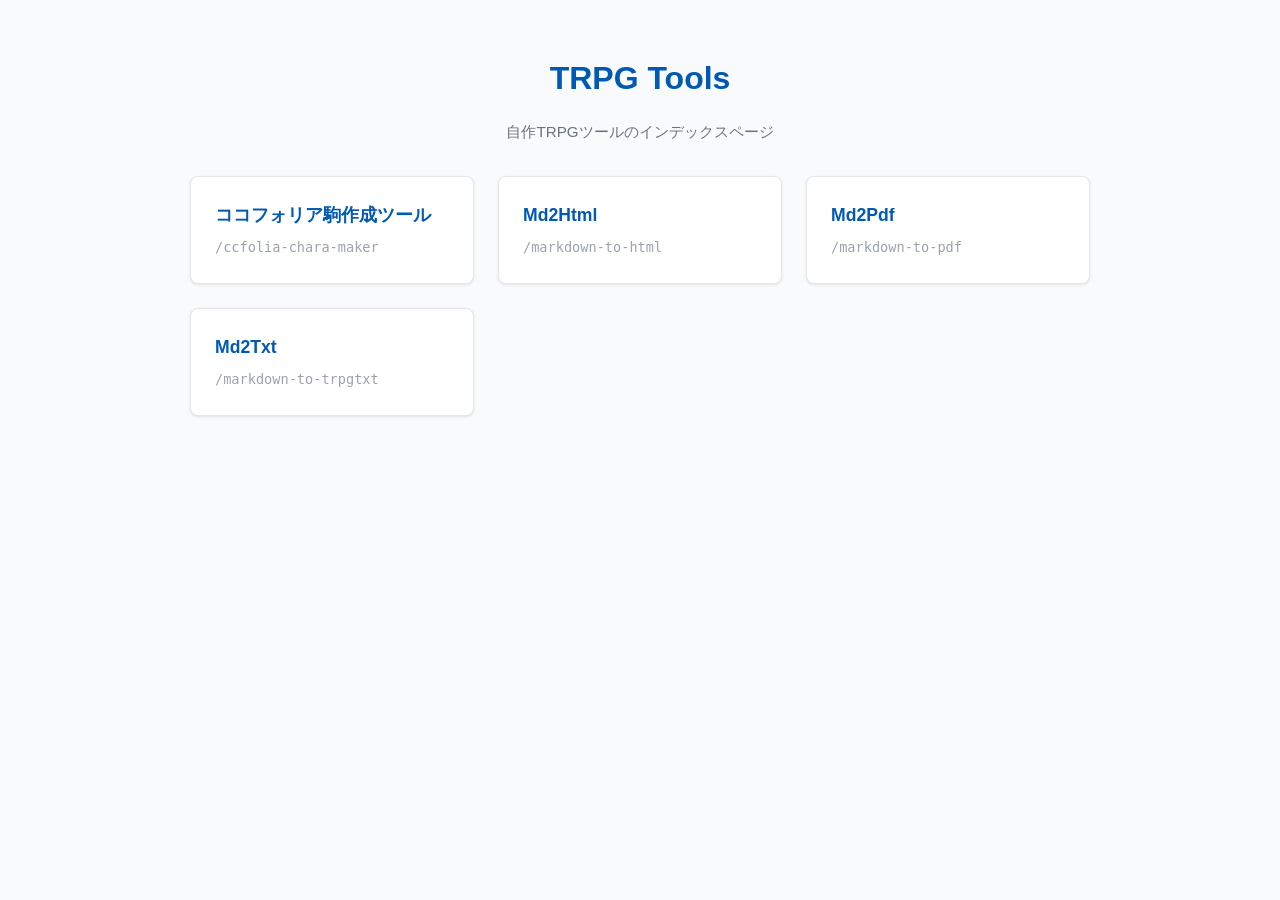
<file: index.html>
<!DOCTYPE html>
<html lang="ja">
<head>
  <meta charset="UTF-8">
  <meta name="viewport" content="width=device-width, initial-scale=1.0">
  <title>TRPG Tools</title>
  <style>
    :root {
      --bg-color: #f9fafb;
      --card-bg: #ffffff;
      --text-main: #111827;
      --primary: #0059b3;
      --border: #e5e7eb;
    }
    body { 
      font-family: "Meiryo", "Hiragino Kaku Gothic ProN", "Noto Sans JP", sans-serif;
      background: var(--bg-color); 
      color: var(--text-main); 
      padding: 2rem 1rem; 
      max-width: 900px; 
      margin: 0 auto;
      line-height: 1.6;
    }
    header {
      text-align: center;
      margin-bottom: 2rem;
    }
    h1 { 
      color: var(--primary); 
      margin-bottom: 0.5rem;
    }
    p.desc {
      color: #6b7280;
      font-size: 0.95rem;
    }
    .tool-list { 
      display: grid; 
      gap: 1.5rem; 
      grid-template-columns: repeat(auto-fill, minmax(280px, 1fr)); 
      padding: 0; 
      list-style: none; 
    }
    .tool-card { 
      background: var(--card-bg); 
      padding: 1.5rem; 
      border-radius: 8px; 
      box-shadow: 0 1px 3px rgba(0,0,0,0.1); 
      border: 1px solid var(--border); 
      transition: transform 0.2s, box-shadow 0.2s; 
      display: flex;
      flex-direction: column;
    }
    .tool-card:hover { 
      transform: translateY(-3px); 
      box-shadow: 0 4px 12px rgba(0,0,0,0.1); 
      border-color: #cbd5e1;
    }
    .tool-card a { 
      text-decoration: none; 
      color: var(--primary); 
      font-weight: 700; 
      font-size: 1.1rem; 
      margin-bottom: 0.5rem;
    }
    .tool-card a::after {
      content: '';
      position: absolute;
      inset: 0;
    }
    .tool-card {
      position: relative;
    }
    .tool-dir { 
      font-size: 0.85rem; 
      color: #9ca3af; 
      font-family: monospace;
      margin-top: auto;
    }
  </style>
</head>
<body>
  <header>
    <h1>TRPG Tools</h1>
    <p class="desc">自作TRPGツールのインデックスページ</p>
  </header>
  <ul class="tool-list">
    
      <li class="tool-card">
        <a href="ccfolia-chara-maker/">ココフォリア駒作成ツール</a>
        <div class="tool-dir">/ccfolia-chara-maker</div>
      </li>
    
      <li class="tool-card">
        <a href="markdown-to-html/">Md2Html</a>
        <div class="tool-dir">/markdown-to-html</div>
      </li>
    
      <li class="tool-card">
        <a href="markdown-to-pdf/">Md2Pdf</a>
        <div class="tool-dir">/markdown-to-pdf</div>
      </li>
    
      <li class="tool-card">
        <a href="markdown-to-trpgtxt/">Md2Txt</a>
        <div class="tool-dir">/markdown-to-trpgtxt</div>
      </li>
    
  </ul>
</body>
</html>
</file>
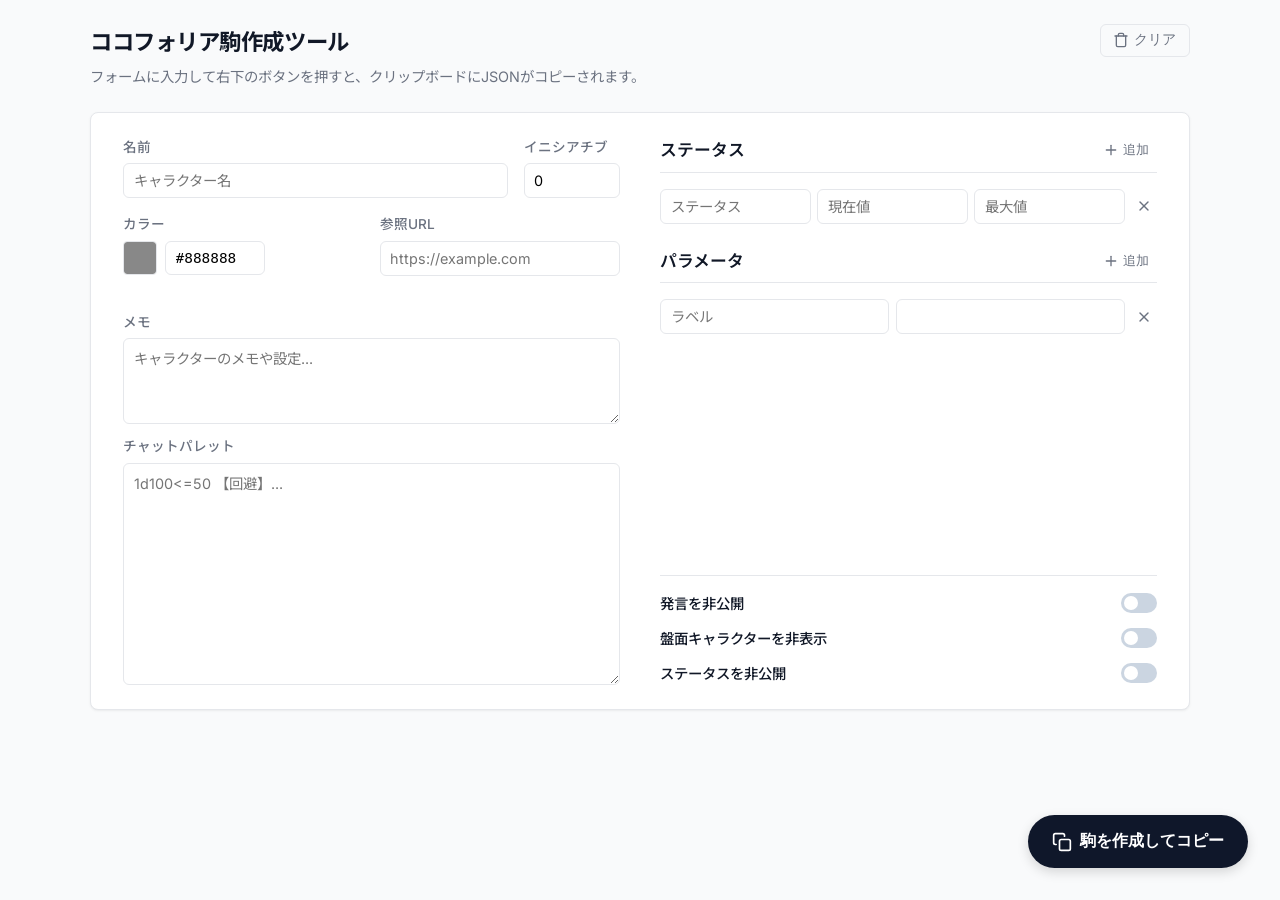
<file: ccfolia-chara-maker/index.html>
<!DOCTYPE html>
<html lang="ja">
<head>
  <meta charset="UTF-8">
  <meta name="viewport" content="width=device-width, initial-scale=1.0">
  <title>ココフォリア駒作成ツール</title>
  <link rel="preconnect" href="https://fonts.googleapis.com">
  <link rel="preconnect" href="https://fonts.gstatic.com" crossorigin>
  <link href="https://fonts.googleapis.com/css2?family=Inter:wght@400;500;600&family=Noto+Sans+JP:wght@400;500;700&display=swap" rel="stylesheet">
  <link rel="stylesheet" href="style.css">
</head>
<body>
  <main class="container">
    <header class="header">
      <div>
        <h1>ココフォリア駒作成ツール</h1>
        <p>フォームに入力して右下のボタンを押すと、クリップボードにJSONがコピーされます。</p>
      </div>
      <button type="button" id="btn-clear" class="btn-clear">
        <svg xmlns="http://www.w3.org/2000/svg" width="16" height="16" viewBox="0 0 24 24" fill="none" stroke="currentColor" stroke-width="2" stroke-linecap="round" stroke-linejoin="round"><polyline points="3 6 5 6 21 6"></polyline><path d="M19 6v14a2 2 0 0 1-2 2H7a2 2 0 0 1-2-2V6m3 0V4a2 2 0 0 1 2-2h4a2 2 0 0 1 2 2v2"></path></svg>
        クリア
      </button>
    </header>

    <form id="char-form" class="form-layout two-columns">
      
      <!-- 左カラム：基本情報・詳細情報 -->
      <div class="column left-column">
        <section class="form-section">
          <div class="basic-info-grid">
            <div class="input-group">
              <label for="name">名前</label>
              <input type="text" id="name" name="name" placeholder="キャラクター名">
            </div>
            <div class="input-group">
              <label for="initiative">イニシアチブ</label>
              <input type="number" id="initiative" name="initiative" value="0">
            </div>
          </div>

          <div class="two-col-grid compact-mb">
            <div class="input-group">
              <label for="color">カラー</label>
              <div class="color-picker-wrap">
                <input type="color" id="color" name="color" value="#888888">
                <input type="text" id="color-hex-input" value="#888888" maxlength="7">
              </div>
            </div>
            <div class="input-group">
              <label for="externalUrl">参照URL</label>
              <input type="url" id="externalUrl" name="externalUrl" placeholder="https://example.com">
            </div>
          </div>
        </section>

        <section class="form-section flex-grow">
          <div class="input-group full-width compact-mb">
            <label for="memo">メモ</label>
            <textarea id="memo" name="memo" rows="4" placeholder="キャラクターのメモや設定..."></textarea>
          </div>
          <div class="input-group full-width">
            <label for="commands">チャットパレット</label>
            <textarea id="commands" name="commands" rows="12" placeholder="1d100<=50 【回避】..."></textarea>
          </div>
        </section>
      </div>

      <!-- 右カラム：ステータス・パラメータ・送信 -->
      <div class="column right-column">
        <section class="form-section">
          <div class="section-header">
            <h2 class="section-title">ステータス</h2>
            <button type="button" id="btn-add-status" class="btn-ghost">
              <svg xmlns="http://www.w3.org/2000/svg" width="16" height="16" viewBox="0 0 24 24" fill="none" stroke="currentColor" stroke-width="2" stroke-linecap="round" stroke-linejoin="round"><line x1="12" y1="5" x2="12" y2="19"></line><line x1="5" y1="12" x2="19" y2="12"></line></svg>
              追加
            </button>
          </div>
          <div id="status-list" class="dynamic-list"></div>
        </section>

        <section class="form-section">
          <div class="section-header">
            <h2 class="section-title">パラメータ</h2>
            <button type="button" id="btn-add-param" class="btn-ghost">
              <svg xmlns="http://www.w3.org/2000/svg" width="16" height="16" viewBox="0 0 24 24" fill="none" stroke="currentColor" stroke-width="2" stroke-linecap="round" stroke-linejoin="round"><line x1="12" y1="5" x2="12" y2="19"></line><line x1="5" y1="12" x2="19" y2="12"></line></svg>
              追加
            </button>
          </div>
          <div id="params-list" class="dynamic-list"></div>
        </section>

        <div class="mt-auto">
          <div class="switch-group">
            <label class="switch-label">
              <span class="switch-text">発言を非公開</span>
              <div class="switch">
                <input type="checkbox" id="secret" name="secret">
                <span class="slider"></span>
              </div>
            </label>
            <label class="switch-label">
              <span class="switch-text">盤面キャラクターを非表示</span>
              <div class="switch">
                <input type="checkbox" id="invisible" name="invisible">
                <span class="slider"></span>
              </div>
            </label>
            <label class="switch-label">
              <span class="switch-text">ステータスを非公開</span>
              <div class="switch">
                <input type="checkbox" id="hideStatus" name="hideStatus">
                <span class="slider"></span>
              </div>
            </label>
          </div>
        </div>
      </div>

    </form>
  </main>

  <!-- フローティングアクションボタン (FAB) -->
  <div class="fab-container">
    <div id="toast-message" class="toast">クリップボードにコピーしました！</div>
    <button type="button" id="btn-create" class="fab-button">
      <svg xmlns="http://www.w3.org/2000/svg" width="20" height="20" viewBox="0 0 24 24" fill="none" stroke="currentColor" stroke-width="2" stroke-linecap="round" stroke-linejoin="round"><rect x="9" y="9" width="13" height="13" rx="2" ry="2"></rect><path d="M5 15H4a2 2 0 0 1-2-2V4a2 2 0 0 1 2-2h9a2 2 0 0 1 2 2v1"></path></svg>
      <span>駒を作成してコピー</span>
    </button>
  </div>

  <script src="app.js"></script>
</body>
</html>
</file>
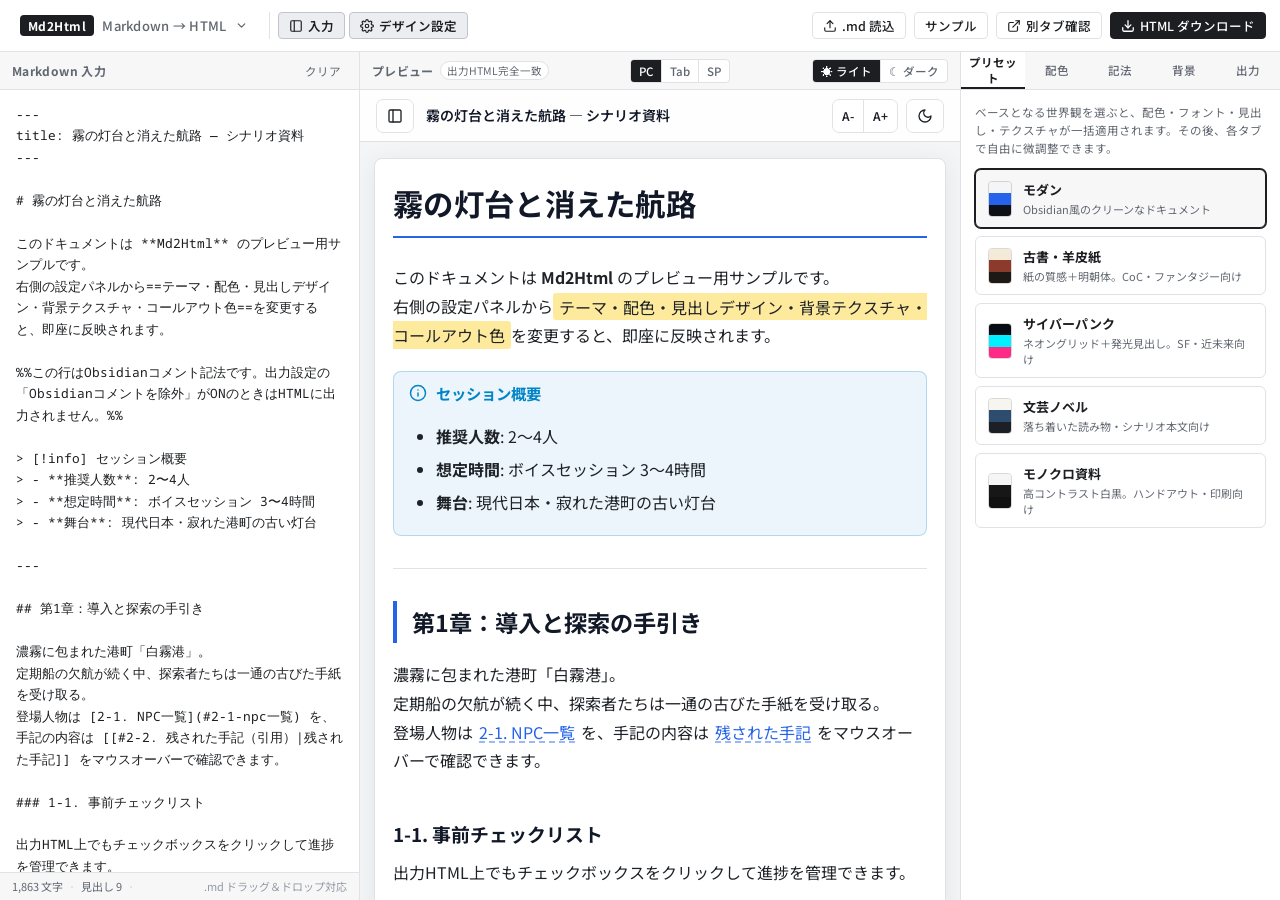
<file: markdown-to-html/index.html>
<!DOCTYPE html>
<html lang="ja">
<head>
  <meta charset="UTF-8">
  <meta name="viewport" content="width=device-width, initial-scale=1.0">
  <title>Md2Html</title>
  <meta name="description" content="Markdownテキスト（Obsidianコールアウト対応）を目次ツリー・ダークモード切替・背景テクスチャ付きの単一HTMLファイルに変換するツール。">
  <link rel="preconnect" href="https://fonts.googleapis.com">
  <link rel="preconnect" href="https://fonts.gstatic.com" crossorigin>
  <link href="https://fonts.googleapis.com/css2?family=Noto+Sans+JP:wght@400;500;600;700&family=Noto+Sans+Mono:wght@400;500&display=swap" rel="stylesheet">
  <link rel="stylesheet" href="style.css">
</head>
<body>

  <!-- ========== DRAG & DROP OVERLAY ========== -->
  <div id="global-drop-overlay" class="global-drop-overlay hidden" aria-hidden="true">
    <div class="global-drop-box">
      <svg width="42" height="42" viewBox="0 0 24 24" fill="none" stroke="currentColor" stroke-width="1.6" stroke-linecap="round" stroke-linejoin="round">
        <path d="M14 2H6a2 2 0 0 0-2 2v16a2 2 0 0 0 2 2h12a2 2 0 0 0 2-2V8z"/>
        <polyline points="14 2 14 8 20 8"/>
        <line x1="12" y1="18" x2="12" y2="12"/>
        <line x1="9" y1="15" x2="15" y2="15"/>
      </svg>
      <p class="global-drop-title">ここに .md / .txt ファイルをドロップ</p>
      <p class="global-drop-sub">エディタに読み込んで即座にプレビューします</p>
    </div>
  </div>

  <!-- ========== HEADER ========== -->
  <header class="app-header">
    <div class="header-left">
      <div class="tool-switcher" id="tool-switcher">
        <button type="button" id="btn-tool-switcher" class="site-title-btn" aria-haspopup="menu" aria-expanded="false" title="別のMd2ツールへ切り替え">
          <span class="title-badge">Md2Html</span>
          <span class="title-sub">Markdown → HTML</span>
          <svg class="switcher-chevron" width="13" height="13" viewBox="0 0 24 24" fill="none" stroke="currentColor" stroke-width="2.4" stroke-linecap="round" stroke-linejoin="round" aria-hidden="true"><path d="m6 9 6 6 6-6"/></svg>
        </button>
        <div id="tool-switcher-menu" class="switcher-menu hidden" role="menu" aria-label="ツール切り替え">
          <div class="switcher-group-label">Markdown 変換ツール</div>
          <a class="switcher-item is-current" href="../markdown-to-html/index.html" role="menuitem" aria-current="page">
            <span class="switcher-item-badge">Md2Html</span>
            <span class="switcher-item-meta"><strong>HTML 変換</strong><small>目次ツリー・ダーク切替付き単一HTML</small></span>
            <span class="switcher-check" aria-hidden="true">✓</span>
          </a>
          <a class="switcher-item" href="../markdown-to-pdf/index.html" role="menuitem" data-handoff-link>
            <span class="switcher-item-badge">Md2Pdf</span>
            <span class="switcher-item-meta"><strong>PDF 変換</strong><small>表紙・目次・改ページ制御・しおり</small></span>
          </a>
          <a class="switcher-item" href="../markdown-to-trpgtxt/index.html" role="menuitem" data-handoff-link>
            <span class="switcher-item-badge">Md2Txt</span>
            <span class="switcher-item-meta"><strong>TXT 変換</strong><small>TRPG向け装飾テキスト形式</small></span>
          </a>
          <div class="switcher-divider"></div>
          <label class="switcher-handoff">
            <input type="checkbox" id="chk-handoff-md" checked>
            <span>入力中のMarkdownを引き継ぐ</span>
          </label>
          <div class="switcher-divider"></div>
          <a class="switcher-item switcher-item-home" href="../index.html" role="menuitem">
            <span>← ツール一覧へ戻る</span>
          </a>
        </div>
      </div>
      <div class="pane-toggles" role="group" aria-label="ペイン表示切り替え">
        <button type="button" id="btn-toggle-editor" class="btn btn-ghost btn-sm is-active" aria-pressed="true" title="入力ペインの表示切替">
          <svg width="14" height="14" viewBox="0 0 24 24" fill="none" stroke="currentColor" stroke-width="2" stroke-linecap="round" stroke-linejoin="round" aria-hidden="true"><rect width="18" height="18" x="3" y="3" rx="2"/><path d="M9 3v18"/></svg>
          <span>入力</span>
        </button>
        <button type="button" id="btn-toggle-settings" class="btn btn-ghost btn-sm is-active" aria-pressed="true" title="デザイン設定パネルの表示切替">
          <svg width="14" height="14" viewBox="0 0 24 24" fill="none" stroke="currentColor" stroke-width="2" stroke-linecap="round" stroke-linejoin="round" aria-hidden="true"><circle cx="12" cy="12" r="3"/><path d="M19.4 15a1.65 1.65 0 0 0 .33 1.82l.06.06a2 2 0 0 1 0 2.83 2 2 0 0 1-2.83 0l-.06-.06a1.65 1.65 0 0 0-1.82-.33 1.65 1.65 0 0 0-1 1.51V21a2 2 0 0 1-4 0v-.09A1.65 1.65 0 0 0 9 19.4a1.65 1.65 0 0 0-1.82.33l-.06.06a2 2 0 0 1-2.83-2.83l.06-.06A1.65 1.65 0 0 0 4.68 15a1.65 1.65 0 0 0-1.51-1H3a2 2 0 0 1 0-4h.09A1.65 1.65 0 0 0 4.6 9a1.65 1.65 0 0 0-.33-1.82l-.06-.06a2 2 0 0 1 2.83-2.83l.06.06A1.65 1.65 0 0 0 9 4.68a1.65 1.65 0 0 0 1-1.51V3a2 2 0 0 1 4 0v.09a1.65 1.65 0 0 0 1 1.51 1.65 1.65 0 0 0 1.82-.33l.06-.06a2 2 0 0 1 2.83 2.83l-.06.06A1.65 1.65 0 0 0 19.4 9a1.65 1.65 0 0 0 1.51 1H21a2 2 0 0 1 0 4h-.09a1.65 1.65 0 0 0-1.51 1z"/></svg>
          <span>デザイン設定</span>
        </button>
      </div>
    </div>

    <nav class="header-actions" aria-label="メインアクション">
      <button type="button" id="btn-load-file" class="btn btn-ghost btn-sm" title=".md または .txt ファイルを読み込む">
        <svg width="14" height="14" viewBox="0 0 24 24" fill="none" stroke="currentColor" stroke-width="2" stroke-linecap="round" stroke-linejoin="round" aria-hidden="true"><path d="M21 15v4a2 2 0 0 1-2 2H5a2 2 0 0 1-2-2v-4"/><polyline points="17 8 12 3 7 8"/><line x1="12" y1="3" x2="12" y2="15"/></svg>
        <span class="hide-xs">.md 読込</span>
      </button>
      <input type="file" id="file-input" accept=".md,.markdown,.txt" hidden>
      <button type="button" id="btn-load-sample" class="btn btn-ghost btn-sm" title="サンプルMarkdownを読み込む">サンプル</button>
      <button type="button" id="btn-open-tab" class="btn btn-ghost btn-sm" title="生成されたHTMLを別タブで開く">
        <svg width="14" height="14" viewBox="0 0 24 24" fill="none" stroke="currentColor" stroke-width="2" stroke-linecap="round" stroke-linejoin="round" aria-hidden="true"><path d="M18 13v6a2 2 0 0 1-2 2H5a2 2 0 0 1-2-2V8a2 2 0 0 1 2-2h6"/><polyline points="15 3 21 3 21 9"/><line x1="10" y1="14" x2="21" y2="3"/></svg>
        <span class="hide-sm">別タブ確認</span>
      </button>
      <button type="button" id="btn-download" class="btn btn-primary btn-sm">
        <svg width="14" height="14" viewBox="0 0 24 24" fill="none" stroke="currentColor" stroke-width="2.2" stroke-linecap="round" stroke-linejoin="round" aria-hidden="true"><path d="M21 15v4a2 2 0 0 1-2 2H5a2 2 0 0 1-2-2v-4"/><polyline points="7 10 12 15 17 10"/><line x1="12" y1="15" x2="12" y2="3"/></svg>
        <span>HTML ダウンロード</span>
      </button>
    </nav>
  </header>

  <!-- ========== WORKSPACE (3-PANE) ========== -->
  <div id="workspace" class="workspace">

    <!-- 1. LEFT PANE: MARKDOWN EDITOR -->
    <section id="editor-pane" class="editor-pane" aria-label="Markdown入力">
      <div class="pane-bar">
        <div class="pane-bar-left">
          <span class="pane-title">Markdown 入力</span>
          <span id="loaded-file-badge" class="file-badge hidden"></span>
        </div>
        <div class="pane-bar-right">
          <button type="button" id="btn-clear-editor" class="text-btn" title="入力をクリア">クリア</button>
        </div>
      </div>

      <div class="editor-wrap">
        <textarea
          id="md-input"
          class="md-textarea"
          spellcheck="false"
          placeholder="# タイトル&#10;&#10;ここにMarkdownを入力するか、.mdファイルをドラッグ＆ドロップしてください。&#10;&#10;> [!note] Obsidian コールアウト&#10;> > [!tip]+ 折りたたみにも対応しています"
          aria-label="Markdownテキスト入力欄"
        ></textarea>
      </div>

      <div class="editor-footer">
        <span id="stat-chars">0 文字</span>
        <span class="stat-sep">·</span>
        <span id="stat-headings">見出し 0</span>
        <span class="stat-sep">·</span>
        <span class="stat-hint">.md ドラッグ＆ドロップ対応</span>
      </div>
    </section>

    <!-- 2. CENTER PANE: LIVE STANDALONE PREVIEW -->
    <section id="preview-pane" class="preview-pane" aria-label="リアルタイムプレビュー">
      <div class="pane-bar preview-bar">
        <div class="pane-bar-left">
          <span class="pane-title">プレビュー</span>
          <span class="preview-pill">出力HTML完全一致</span>
        </div>

        <div class="viewport-switch" role="group" aria-label="プレビュー幅切り替え">
          <button type="button" class="vp-btn is-active" data-vp="desktop" title="デスクトップ幅 (100%)">PC</button>
          <button type="button" class="vp-btn" data-vp="tablet" title="タブレット幅 (768px)">Tab</button>
          <button type="button" class="vp-btn" data-vp="mobile" title="モバイル幅 (390px)">SP</button>
        </div>

        <div class="pane-bar-right">
          <div class="theme-quick-switch" role="group" aria-label="プレビューのテーマ切り替え">
            <button type="button" id="btn-preview-light" class="vp-btn is-active" title="ライトモードで確認">☀ ライト</button>
            <button type="button" id="btn-preview-dark" class="vp-btn" title="ダークモードで確認">☾ ダーク</button>
          </div>
        </div>
      </div>

      <div id="preview-stage" class="preview-stage" data-vp="desktop">
        <iframe
          id="preview-frame"
          class="preview-frame"
          title="HTMLプレビュー"
          sandbox="allow-scripts allow-same-origin allow-popups"
        ></iframe>
      </div>
    </section>

    <!-- 3. RIGHT PANE: DESIGN SETTINGS PANEL -->
    <aside id="settings-pane" class="settings-pane" aria-label="デザイン・出力設定">
      <div class="settings-tabs" role="tablist" aria-label="設定カテゴリ">
        <button type="button" class="tab-btn is-active" role="tab" aria-selected="true" data-tab="presets">プリセット</button>
        <button type="button" class="tab-btn" role="tab" aria-selected="false" data-tab="colors">配色</button>
        <button type="button" class="tab-btn" role="tab" aria-selected="false" data-tab="styles">記法</button>
        <button type="button" class="tab-btn" role="tab" aria-selected="false" data-tab="background">背景</button>
        <button type="button" class="tab-btn" role="tab" aria-selected="false" data-tab="output">出力</button>
      </div>

      <div class="settings-body">

        <!-- TAB 1: PRESETS -->
        <div class="tab-panel is-active" data-panel="presets" role="tabpanel">
          <p class="panel-intro">ベースとなる世界観を選ぶと、配色・フォント・見出し・テクスチャが一括適用されます。その後、各タブで自由に微調整できます。</p>
          <div id="preset-grid" class="preset-grid"></div>
        </div>

        <!-- TAB 2: COLORS (LIGHT / DARK) -->
        <div class="tab-panel" data-panel="colors" role="tabpanel">
          <div class="mode-segment" role="group" aria-label="編集するモードを選択">
            <button type="button" class="seg-btn is-active" data-color-mode="light">☀ ライトモードの色</button>
            <button type="button" class="seg-btn" data-color-mode="dark">☾ ダークモードの色</button>
          </div>
          <p class="panel-note">モードを切り替えるとプレビューも連動して切り替わります。</p>

          <div class="setting-block">
            <div class="color-list">
              <div class="color-row">
                <label for="col-pageBg">ページ背景色</label>
                <div class="color-control">
                  <input type="color" id="col-pageBg" data-color-key="pageBg">
                  <input type="text" class="hex-input" id="hex-pageBg" data-color-key="pageBg" maxlength="7" aria-label="ページ背景色 HEX">
                </div>
              </div>
              <div class="color-row">
                <label for="col-surfaceBg">本文カード背景</label>
                <div class="color-control">
                  <input type="color" id="col-surfaceBg" data-color-key="surfaceBg">
                  <input type="text" class="hex-input" id="hex-surfaceBg" data-color-key="surfaceBg" maxlength="7" aria-label="本文カード背景 HEX">
                </div>
              </div>
              <div class="color-row">
                <label for="col-text">本文文字色</label>
                <div class="color-control">
                  <input type="color" id="col-text" data-color-key="text">
                  <input type="text" class="hex-input" id="hex-text" data-color-key="text" maxlength="7" aria-label="本文文字色 HEX">
                </div>
              </div>
              <div class="color-row">
                <label for="col-heading">見出し文字色</label>
                <div class="color-control">
                  <input type="color" id="col-heading" data-color-key="heading">
                  <input type="text" class="hex-input" id="hex-heading" data-color-key="heading" maxlength="7" aria-label="見出し文字色 HEX">
                </div>
              </div>
              <div class="color-row">
                <label for="col-accent">アクセント色</label>
                <div class="color-control">
                  <input type="color" id="col-accent" data-color-key="accent">
                  <input type="text" class="hex-input" id="hex-accent" data-color-key="accent" maxlength="7" aria-label="アクセント色 HEX">
                </div>
              </div>
              <div class="color-row">
                <label for="col-link">リンク色</label>
                <div class="color-control">
                  <input type="color" id="col-link" data-color-key="link">
                  <input type="text" class="hex-input" id="hex-link" data-color-key="link" maxlength="7" aria-label="リンク色 HEX">
                </div>
              </div>
            </div>
          </div>
        </div>

        <!-- TAB 3: MARKDOWN STYLES -->
        <div class="tab-panel" data-panel="styles" role="tabpanel">
          <div class="setting-block">
            <h3 class="block-title">タイポグラフィ</h3>
            <div class="field-grid">
              <div class="field">
                <label for="sel-body-font">本文フォント</label>
                <select id="sel-body-font">
                  <option value="gothic">ゴシック体 (Noto Sans)</option>
                  <option value="serif">明朝体 (しっぽり明朝)</option>
                  <option value="rounded">丸ゴシック (M PLUS)</option>
                  <option value="mono">等幅 (JetBrains Mono)</option>
                </select>
              </div>
              <div class="field">
                <label for="sel-heading-font">見出しフォント</label>
                <select id="sel-heading-font">
                  <option value="inherit">本文と同じ</option>
                  <option value="gothic">ゴシック体</option>
                  <option value="serif">明朝体</option>
                  <option value="mono">等幅・テック系</option>
                </select>
              </div>
              <div class="field">
                <label for="sel-font-size">文字サイズ</label>
                <select id="sel-font-size">
                  <option value="sm">小さめ (14.5px)</option>
                  <option value="md">標準 (16px)</option>
                  <option value="lg">大きめ (17.5px)</option>
                </select>
              </div>
              <div class="field">
                <label for="sel-content-width">本文の最大幅</label>
                <select id="sel-content-width">
                  <option value="narrow">狭め (680px)</option>
                  <option value="normal">標準 (820px)</option>
                  <option value="wide">広め (980px)</option>
                </select>
              </div>
            </div>
            <div class="range-field">
              <div class="range-head">
                <label for="rng-line-height">行間</label>
                <span id="val-line-height" class="range-val">1.8</span>
              </div>
              <input type="range" id="rng-line-height" min="1.5" max="2.2" step="0.05" value="1.8">
            </div>
          </div>

          <div class="setting-block">
            <h3 class="block-title">見出しデザイン</h3>
            <div class="field-stack">
              <div class="field-inline">
                <label for="sel-h1-style">H1 見出し</label>
                <select id="sel-h1-style">
                  <option value="simple">シンプル</option>
                  <option value="underline">アクセント下線</option>
                  <option value="left-bar">左バー＋帯グラデ</option>
                  <option value="box">ボックス囲み</option>
                  <option value="double-line">上下二重線（章扉）</option>
                  <option value="center-ornament">中央装飾（◆）</option>
                  <option value="cyber">サイバー発光</option>
                </select>
              </div>
              <div class="field-inline">
                <label for="sel-h2-style">H2 見出し</label>
                <select id="sel-h2-style">
                  <option value="simple">シンプル</option>
                  <option value="underline">アクセント下線</option>
                  <option value="left-bar">左アクセントバー</option>
                  <option value="box">背景帯＋左バー</option>
                  <option value="double-line">二重下線</option>
                  <option value="cyber">サイバー (//)</option>
                </select>
              </div>
              <div class="field-inline">
                <label for="sel-h3-style">H3 見出し</label>
                <select id="sel-h3-style">
                  <option value="simple">シンプル</option>
                  <option value="underline">破線アンダーライン</option>
                  <option value="left-bar">左細バー</option>
                  <option value="dot">菱形マーカー (◆)</option>
                  <option value="cyber">サイバー (&gt;)</option>
                </select>
              </div>
              <div class="range-field mt-8">
                <div class="range-head">
                  <label for="rng-heading-space">見出しの上余白</label>
                  <span id="val-heading-space" class="range-val">1.0x</span>
                </div>
                <input type="range" id="rng-heading-space" min="0.5" max="2.0" step="0.1" value="1.0">
              </div>
            </div>
          </div>

          <div class="setting-block">
            <h3 class="block-title">Obsidian コールアウト</h3>
            <div class="field-inline">
              <label for="sel-callout-style">枠スタイル</label>
              <select id="sel-callout-style">
                <option value="obsidian">Obsidian 標準</option>
                <option value="left-border">左太線クラシック</option>
                <option value="outline">枠線アウトライン</option>
                <option value="filled">ヘッダー帯塗りつぶし</option>
              </select>
            </div>

            <details class="callout-colors-accordion" open>
              <summary>タイプ別の色カスタマイズ（13系統）</summary>
              <div id="callout-colors-grid" class="callout-colors-grid"></div>
              <button type="button" id="btn-reset-callout-colors" class="btn btn-ghost btn-xs mt-8">コールアウト色を標準に戻す</button>
            </details>
          </div>

          <div class="setting-block">
            <h3 class="block-title">その他の記法</h3>
            <div class="field-stack">
              <div class="field-inline">
                <label for="sel-blockquote-style">通常引用 (&gt;)</label>
                <select id="sel-blockquote-style">
                  <option value="border">左ボーダー</option>
                  <option value="quote-icon">引用符アイコン</option>
                  <option value="card">カード囲み</option>
                </select>
              </div>
              <div class="field-inline">
                <label for="sel-bold-style">太字 (**text**)</label>
                <select id="sel-bold-style">
                  <option value="normal">標準太字</option>
                  <option value="accent">アクセント色</option>
                  <option value="marker">蛍光マーカー下線</option>
                </select>
              </div>
              <div class="field-inline">
                <label for="sel-hr-style">水平線 (---)</label>
                <select id="sel-hr-style">
                  <option value="solid">実線</option>
                  <option value="dashed">破線</option>
                  <option value="ornament">オーナメント (✦)</option>
                </select>
              </div>
              <div class="field-inline">
                <label for="sel-table-style">テーブル</label>
                <select id="sel-table-style">
                  <option value="clean">シンプル罫線</option>
                  <option value="striped">ストライプ行</option>
                  <option value="bordered">フル枠線</option>
                </select>
              </div>
              <div class="field-inline">
                <label for="sel-code-wrap">コードブロック</label>
                <select id="sel-code-wrap">
                  <option value="wrap">折り返す（スクロールなし）</option>
                  <option value="scroll">横スクロール</option>
                </select>
              </div>
            </div>
          </div>
        </div>

        <!-- TAB 4: BACKGROUND TEXTURE -->
        <div class="tab-panel" data-panel="background" role="tabpanel">
          <div class="setting-block">
            <h3 class="block-title">背景テクスチャ</h3>
            <p class="panel-note">すべてCSS/インラインSVGで生成されるため、外部画像なしで単一HTMLとして配布できます。</p>
            <div id="texture-grid" class="texture-grid">
              <button type="button" class="texture-card" data-texture="none">
                <span class="tex-thumb tex-thumb-none"></span>
                <span class="tex-label">無地</span>
              </button>
              <button type="button" class="texture-card" data-texture="paper">
                <span class="tex-thumb tex-thumb-paper"></span>
                <span class="tex-label">紙テクスチャ風</span>
              </button>
              <button type="button" class="texture-card" data-texture="cyberpunk">
                <span class="tex-thumb tex-thumb-cyber"></span>
                <span class="tex-label">サイバーパンク</span>
              </button>
              <button type="button" class="texture-card" data-texture="dot-grid">
                <span class="tex-thumb tex-thumb-dot"></span>
                <span class="tex-label">ドット方眼</span>
              </button>
              <button type="button" class="texture-card" data-texture="lined">
                <span class="tex-thumb tex-thumb-lined"></span>
                <span class="tex-label">罫線ノート</span>
              </button>
            </div>
          </div>

          <div class="setting-block">
            <div class="range-field">
              <div class="range-head">
                <label for="rng-tex-intensity">テクスチャの強さ</label>
                <span id="val-tex-intensity" class="range-val">55%</span>
              </div>
              <input type="range" id="rng-tex-intensity" min="0" max="100" step="5" value="55">
            </div>
          </div>

          <div class="setting-block">
            <h3 class="block-title">本文エリアのスタイル</h3>
            <div class="radio-cards">
              <label class="radio-card">
                <input type="radio" name="cardStyle" value="elevated">
                <span class="radio-card-body">
                  <strong>カード面（推奨）</strong>
                  <small>テクスチャの上に本文カードを浮かせて視認性を確保</small>
                </span>
              </label>
              <label class="radio-card">
                <input type="radio" name="cardStyle" value="flat">
                <span class="radio-card-body">
                  <strong>フラット一体型</strong>
                  <small>ページ全面のテクスチャ上に直接テキストを配置</small>
                </span>
              </label>
            </div>
          </div>
        </div>

        <!-- TAB 5: OUTPUT & OPTIONS -->
        <div class="tab-panel" data-panel="output" role="tabpanel">
          <div class="setting-block">
            <h3 class="block-title">ファイル情報</h3>
            <div class="field-stack">
              <div class="field">
                <label for="inp-doc-title">HTML タイトル（空欄時は自動抽出）</label>
                <input type="text" id="inp-doc-title" placeholder="フロントマター title または最初の H1">
              </div>
              <div class="field">
                <label for="inp-file-name">出力ファイル名（.html 自動付与）</label>
                <input type="text" id="inp-file-name" placeholder="例: scenario-handout">
              </div>
            </div>
          </div>

          <div class="setting-block">
            <h3 class="block-title">出力HTMLの初期動作</h3>
            <div class="field-stack">
              <div class="field-inline">
                <label for="sel-initial-theme">初期テーマ</label>
                <select id="sel-initial-theme">
                  <option value="auto">OS設定に追従</option>
                  <option value="light">常にライト</option>
                  <option value="dark">常にダーク</option>
                </select>
              </div>
              <div class="field-inline">
                <label for="sel-initial-sidebar">左ナビ初期状態 (PC)</label>
                <select id="sel-initial-sidebar">
                  <option value="open">開いた状態</option>
                  <option value="closed">閉じた状態</option>
                </select>
              </div>
            </div>
          </div>

          <div class="setting-block">
            <h3 class="block-title">Markdown / Obsidian オプション</h3>
            <div class="toggle-list">
              <label class="toggle-row">
                <span>単一改行を改行（&lt;br&gt;）に反映</span>
                <input type="checkbox" id="chk-breaks">
              </label>
              <label class="toggle-row">
                <span>Obsidianコメント (%%...%%) を除外</span>
                <input type="checkbox" id="chk-strip-comments">
              </label>
              <label class="toggle-row">
                <span>先頭のYAMLフロントマターを除外</span>
                <input type="checkbox" id="chk-strip-frontmatter">
              </label>
              <label class="toggle-row">
                <span>見出しリンクのホバーポップアップを有効化</span>
                <input type="checkbox" id="chk-hover-preview">
              </label>
              <label class="toggle-row">
                <span>Google Fonts 読込を含める</span>
                <input type="checkbox" id="chk-webfonts">
              </label>
            </div>
          </div>

          <div class="setting-block">
            <h3 class="block-title">設定のバックアップ・初期化</h3>
            <div class="btn-row">
              <button type="button" id="btn-export-config" class="btn btn-ghost btn-xs">JSON 書き出し</button>
              <button type="button" id="btn-import-config" class="btn btn-ghost btn-xs">JSON 読み込み</button>
              <input type="file" id="config-file-input" accept=".json" hidden>
            </div>
            <button type="button" id="btn-reset-all" class="btn btn-danger-ghost btn-xs mt-8 full-width">すべての設定をデフォルトに戻す</button>
          </div>
        </div>

      </div>
    </aside>

  </div>

  <!-- ========== TOAST ========== -->
  <div id="toast" class="toast" role="status" aria-live="polite"></div>

  <script src="vendor/markdown-it.min.js"></script>
  <script src="presets.js"></script>
  <script src="parser.js"></script>
  <script src="exporter.js"></script>
  <script src="app.js"></script>
</body>
</html>
</file>
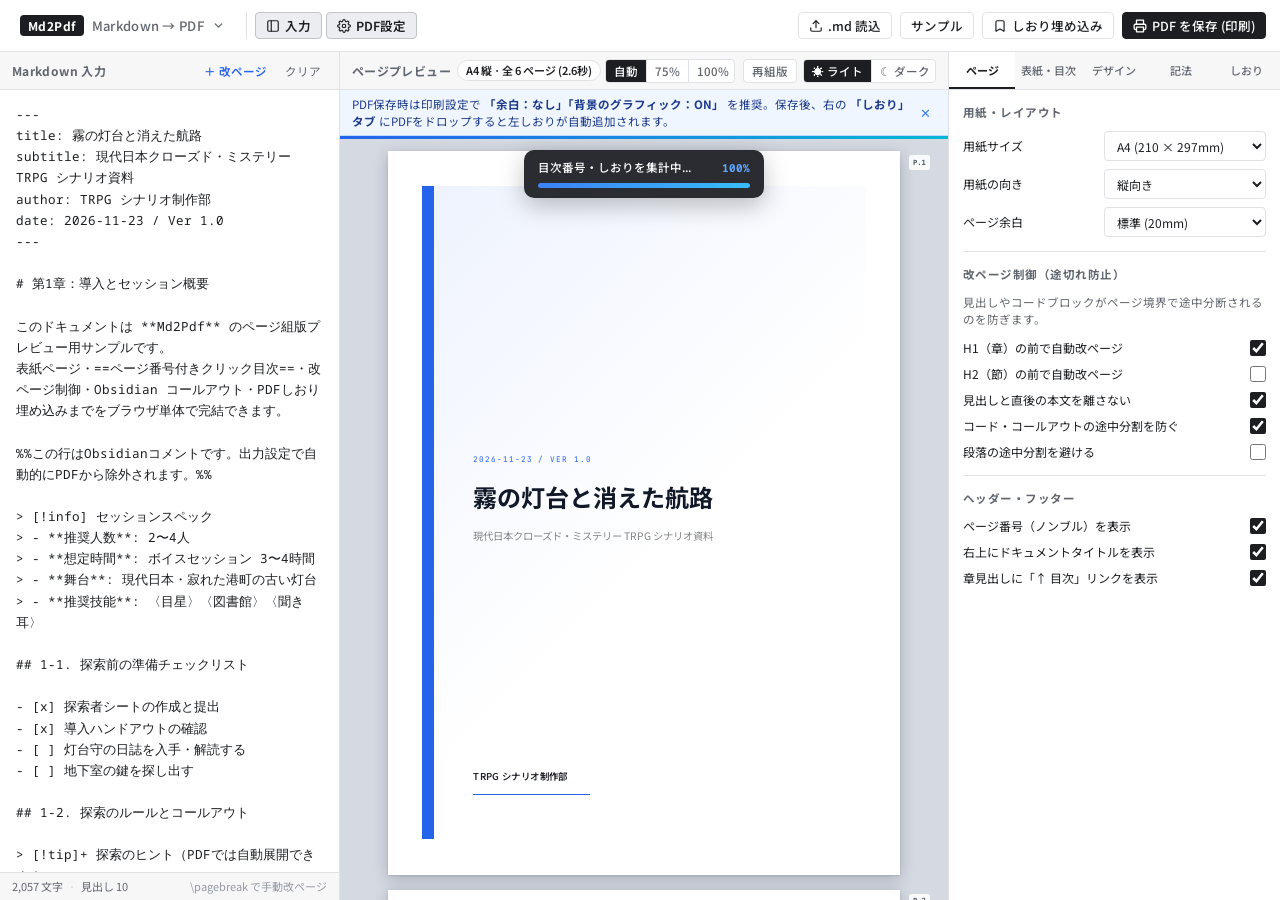
<file: markdown-to-pdf/index.html>
<!DOCTYPE html>
<html lang="ja">
<head>
  <meta charset="UTF-8">
  <meta name="viewport" content="width=device-width, initial-scale=1.0">
  <title>Md2Pdf</title>
  <meta name="description" content="Markdown（Obsidianコールアウト対応）を表紙・ページ番号付きクリック目次・改ページ制御・背景テクスチャ・PDFしおり付きの美しいPDFに変換するツール。">
  <link rel="preconnect" href="https://fonts.googleapis.com">
  <link rel="preconnect" href="https://fonts.gstatic.com" crossorigin>
  <link href="https://fonts.googleapis.com/css2?family=Noto+Sans+JP:wght@400;500;600;700&family=Noto+Sans+Mono:wght@400;500&display=swap" rel="stylesheet">
  <link rel="stylesheet" href="style.css">
</head>
<body>

  <!-- ========== DRAG & DROP OVERLAY ========== -->
  <div id="global-drop-overlay" class="global-drop-overlay hidden" aria-hidden="true">
    <div class="global-drop-box">
      <svg width="42" height="42" viewBox="0 0 24 24" fill="none" stroke="currentColor" stroke-width="1.6" stroke-linecap="round" stroke-linejoin="round">
        <path d="M14 2H6a2 2 0 0 0-2 2v16a2 2 0 0 0 2 2h12a2 2 0 0 0 2-2V8z"/>
        <polyline points="14 2 14 8 20 8"/>
        <line x1="12" y1="18" x2="12" y2="12"/>
        <line x1="9" y1="15" x2="15" y2="15"/>
      </svg>
      <p class="global-drop-title">.md / .txt または .pdf ファイルをドロップ</p>
      <p class="global-drop-sub">.md はエディタへ読み込み、.pdf は現在の見出しから「しおり」を自動埋め込みします</p>
    </div>
  </div>

  <!-- ========== HEADER ========== -->
  <header class="app-header">
    <div class="header-left">
      <div class="tool-switcher" id="tool-switcher">
        <button type="button" id="btn-tool-switcher" class="site-title-btn" aria-haspopup="menu" aria-expanded="false" title="別のMd2ツールへ切り替え">
          <span class="title-badge">Md2Pdf</span>
          <span class="title-sub">Markdown → PDF</span>
          <svg class="switcher-chevron" width="13" height="13" viewBox="0 0 24 24" fill="none" stroke="currentColor" stroke-width="2.4" stroke-linecap="round" stroke-linejoin="round" aria-hidden="true"><path d="m6 9 6 6 6-6"/></svg>
        </button>
        <div id="tool-switcher-menu" class="switcher-menu hidden" role="menu" aria-label="ツール切り替え">
          <div class="switcher-group-label">Markdown 変換ツール</div>
          <a class="switcher-item" href="../markdown-to-html/index.html" role="menuitem" data-handoff-link>
            <span class="switcher-item-badge">Md2Html</span>
            <span class="switcher-item-meta"><strong>HTML 変換</strong><small>目次ツリー・ダーク切替付き単一HTML</small></span>
          </a>
          <a class="switcher-item is-current" href="../markdown-to-pdf/index.html" role="menuitem" aria-current="page">
            <span class="switcher-item-badge">Md2Pdf</span>
            <span class="switcher-item-meta"><strong>PDF 変換</strong><small>表紙・目次・改ページ制御・しおり</small></span>
            <span class="switcher-check" aria-hidden="true">✓</span>
          </a>
          <a class="switcher-item" href="../markdown-to-trpgtxt/index.html" role="menuitem" data-handoff-link>
            <span class="switcher-item-badge">Md2Txt</span>
            <span class="switcher-item-meta"><strong>TXT 変換</strong><small>TRPG向け装飾テキスト形式</small></span>
          </a>
          <div class="switcher-divider"></div>
          <label class="switcher-handoff">
            <input type="checkbox" id="chk-handoff-md" checked>
            <span>入力中のMarkdownを引き継ぐ</span>
          </label>
          <div class="switcher-divider"></div>
          <a class="switcher-item switcher-item-home" href="../index.html" role="menuitem">
            <span>← ツール一覧へ戻る</span>
          </a>
        </div>
      </div>
      <div class="pane-toggles" role="group" aria-label="ペイン表示切り替え">
        <button type="button" id="btn-toggle-editor" class="btn btn-ghost btn-sm is-active" aria-pressed="true" title="入力ペインの表示切替">
          <svg width="14" height="14" viewBox="0 0 24 24" fill="none" stroke="currentColor" stroke-width="2" stroke-linecap="round" stroke-linejoin="round" aria-hidden="true"><rect width="18" height="18" x="3" y="3" rx="2"/><path d="M9 3v18"/></svg>
          <span>入力</span>
        </button>
        <button type="button" id="btn-toggle-settings" class="btn btn-ghost btn-sm is-active" aria-pressed="true" title="PDF設定パネルの表示切替">
          <svg width="14" height="14" viewBox="0 0 24 24" fill="none" stroke="currentColor" stroke-width="2" stroke-linecap="round" stroke-linejoin="round" aria-hidden="true"><circle cx="12" cy="12" r="3"/><path d="M19.4 15a1.65 1.65 0 0 0 .33 1.82l.06.06a2 2 0 0 1 0 2.83 2 2 0 0 1-2.83 0l-.06-.06a1.65 1.65 0 0 0-1.82-.33 1.65 1.65 0 0 0-1 1.51V21a2 2 0 0 1-4 0v-.09A1.65 1.65 0 0 0 9 19.4a1.65 1.65 0 0 0-1.82.33l-.06.06a2 2 0 0 1-2.83-2.83l.06-.06A1.65 1.65 0 0 0 4.68 15a1.65 1.65 0 0 0-1.51-1H3a2 2 0 0 1 0-4h.09A1.65 1.65 0 0 0 4.6 9a1.65 1.65 0 0 0-.33-1.82l-.06-.06a2 2 0 0 1 2.83-2.83l.06.06A1.65 1.65 0 0 0 9 4.68a1.65 1.65 0 0 0 1-1.51V3a2 2 0 0 1 4 0v.09a1.65 1.65 0 0 0 1 1.51 1.65 1.65 0 0 0 1.82-.33l.06-.06a2 2 0 0 1 2.83 2.83l-.06.06A1.65 1.65 0 0 0 19.4 9a1.65 1.65 0 0 0 1.51 1H21a2 2 0 0 1 0 4h-.09a1.65 1.65 0 0 0-1.51 1z"/></svg>
          <span>PDF設定</span>
        </button>
      </div>
    </div>

    <nav class="header-actions" aria-label="メインアクション">
      <button type="button" id="btn-load-file" class="btn btn-ghost btn-sm" title=".md または .txt ファイルを読み込む">
        <svg width="14" height="14" viewBox="0 0 24 24" fill="none" stroke="currentColor" stroke-width="2" stroke-linecap="round" stroke-linejoin="round" aria-hidden="true"><path d="M21 15v4a2 2 0 0 1-2 2H5a2 2 0 0 1-2-2v-4"/><polyline points="17 8 12 3 7 8"/><line x1="12" y1="3" x2="12" y2="15"/></svg>
        <span class="hide-xs">.md 読込</span>
      </button>
      <input type="file" id="file-input" accept=".md,.markdown,.txt" hidden>
      <button type="button" id="btn-load-sample" class="btn btn-ghost btn-sm" title="サンプルMarkdownを読み込む">サンプル</button>
      <button type="button" id="btn-open-outline-tab" class="btn btn-ghost btn-sm" title="保存したPDFに左しおり（アウトライン）を埋め込む">
        <svg width="14" height="14" viewBox="0 0 24 24" fill="none" stroke="currentColor" stroke-width="2" stroke-linecap="round" stroke-linejoin="round" aria-hidden="true"><path d="m19 21-7-4-7 4V5a2 2 0 0 1 2-2h10a2 2 0 0 1 2 2v16z"/></svg>
        <span class="hide-sm">しおり埋め込み</span>
      </button>
      <button type="button" id="btn-print-pdf" class="btn btn-primary btn-sm">
        <svg width="14" height="14" viewBox="0 0 24 24" fill="none" stroke="currentColor" stroke-width="2.2" stroke-linecap="round" stroke-linejoin="round" aria-hidden="true"><polyline points="6 9 6 2 18 2 18 9"/><path d="M6 18H4a2 2 0 0 1-2-2v-5a2 2 0 0 1 2-2h16a2 2 0 0 1 2 2v5a2 2 0 0 1-2 2h-2"/><rect x="6" y="14" width="12" height="8"/></svg>
        <span>PDF を保存 (印刷)</span>
      </button>
    </nav>
  </header>

  <!-- ========== WORKSPACE (3-PANE) ========== -->
  <div id="workspace" class="workspace">

    <!-- 1. LEFT PANE: MARKDOWN EDITOR -->
    <section id="editor-pane" class="editor-pane" aria-label="Markdown入力">
      <div class="pane-bar">
        <div class="pane-bar-left">
          <span class="pane-title">Markdown 入力</span>
          <span id="loaded-file-badge" class="file-badge hidden"></span>
        </div>
        <div class="pane-bar-right">
          <button type="button" id="btn-insert-pagebreak" class="text-btn text-btn-accent" title="カーソル位置に手動改ページ (\pagebreak) を挿入">＋ 改ページ</button>
          <button type="button" id="btn-clear-editor" class="text-btn" title="入力をクリア">クリア</button>
        </div>
      </div>

      <div class="editor-wrap">
        <textarea
          id="md-input"
          class="md-textarea"
          spellcheck="false"
          placeholder="# タイトル&#10;&#10;ここにMarkdownを入力するか、.mdファイルをドロップしてください。&#10;任意の位置で改ページしたい場合は \pagebreak と記述できます。"
          aria-label="Markdownテキスト入力欄"
        ></textarea>
      </div>

      <div class="editor-footer">
        <span id="stat-chars">0 文字</span>
        <span class="stat-sep">·</span>
        <span id="stat-headings">見出し 0</span>
        <span class="stat-hint">\pagebreak で手動改ページ</span>
      </div>
    </section>

    <!-- 2. CENTER PANE: PAGED.JS LIVE PAGE PREVIEW -->
    <section id="preview-pane" class="preview-pane" aria-label="ページ組版プレビュー">
      <div class="pane-bar preview-bar">
        <div class="pane-bar-left">
          <span class="pane-title">ページプレビュー</span>
          <span id="page-status-pill" class="preview-pill">組版中...</span>
        </div>

        <div class="viewport-switch" role="group" aria-label="プレビュー倍率">
          <button type="button" class="vp-btn is-active" data-zoom="fit" title="画面幅に合わせる">自動</button>
          <button type="button" class="vp-btn" data-zoom="0.75" title="75%表示">75%</button>
          <button type="button" class="vp-btn" data-zoom="1" title="原寸100%表示">100%</button>
        </div>

        <div class="pane-bar-right">
          <button type="button" id="btn-rerender" class="vp-btn vp-single" title="ページ組版を再計算">再組版</button>
          <div class="theme-quick-switch" role="group" aria-label="カラーモード切替">
            <button type="button" id="btn-preview-light" class="vp-btn is-active" title="ライト紙面">☀ ライト</button>
            <button type="button" id="btn-preview-dark" class="vp-btn" title="ダーク紙面">☾ ダーク</button>
          </div>
        </div>
      </div>

      <div id="print-tip-bar" class="print-tip-bar">
        <span>PDF保存時は印刷設定で <strong>「余白：なし」「背景のグラフィック：ON」</strong> を推奨。保存後、右の <strong>「しおり」タブ</strong> にPDFをドロップすると左しおりが自動追加されます。</span>
        <button type="button" id="btn-close-tip" class="tip-close" aria-label="ヒントを閉じる">✕</button>
      </div>

      <div class="preview-stage">
        <div id="progress-bar-wrap" class="progress-bar-wrap hidden" role="progressbar" aria-valuemin="0" aria-valuemax="100" aria-valuenow="0" aria-label="ページ組版の進捗">
          <div id="progress-bar-fill" class="progress-bar-fill"></div>
        </div>
        <div id="render-spinner" class="render-spinner hidden" aria-live="polite">
          <div class="spinner-head">
            <span id="spinner-text">ページ組版中...</span>
            <span id="spinner-pct" class="spinner-pct">0%</span>
          </div>
          <div class="spinner-track">
            <div id="spinner-fill" class="spinner-fill"></div>
          </div>
        </div>
        <iframe id="preview-frame" class="preview-frame" src="preview.html" title="PDFページプレビュー"></iframe>
      </div>
    </section>

    <!-- 3. RIGHT PANE: PDF SETTINGS & OUTLINE EMBED PANEL -->
    <aside id="settings-pane" class="settings-pane" aria-label="PDFデザイン・組版設定">
      <div class="settings-tabs" role="tablist" aria-label="設定カテゴリ">
        <button type="button" class="tab-btn is-active" role="tab" aria-selected="true" data-tab="page">ページ</button>
        <button type="button" class="tab-btn" role="tab" aria-selected="false" data-tab="cover">表紙・目次</button>
        <button type="button" class="tab-btn" role="tab" aria-selected="false" data-tab="design">デザイン</button>
        <button type="button" class="tab-btn" role="tab" aria-selected="false" data-tab="styles">記法</button>
        <button type="button" class="tab-btn" role="tab" aria-selected="false" data-tab="outline">しおり</button>
      </div>

      <div class="settings-body">

        <!-- TAB 1: PAGE & PAGINATION -->
        <div class="tab-panel is-active" data-panel="page" role="tabpanel">
          <div class="setting-block">
            <h3 class="block-title">用紙・レイアウト</h3>
            <div class="field-stack">
              <div class="field-inline">
                <label for="sel-paper-size">用紙サイズ</label>
                <select id="sel-paper-size">
                  <option value="A4">A4 (210 × 297mm)</option>
                  <option value="B5">B5 JIS (182 × 257mm)</option>
                  <option value="A5">A5 冊子 (148 × 210mm)</option>
                  <option value="Letter">Letter (216 × 279mm)</option>
                  <option value="Wide169">電子横画面 (16:9)</option>
                </select>
              </div>
              <div class="field-inline">
                <label for="sel-orientation">用紙の向き</label>
                <select id="sel-orientation">
                  <option value="portrait">縦向き</option>
                  <option value="landscape">横向き</option>
                </select>
              </div>
              <div class="field-inline">
                <label for="sel-margin">ページ余白</label>
                <select id="sel-margin">
                  <option value="narrow">狭い (14mm)</option>
                  <option value="normal">標準 (20mm)</option>
                  <option value="wide">広い (25mm)</option>
                </select>
              </div>
            </div>
          </div>

          <div class="setting-block">
            <h3 class="block-title">改ページ制御（途切れ防止）</h3>
            <p class="panel-note">見出しやコードブロックがページ境界で途中分断されるのを防ぎます。</p>
            <div class="toggle-list">
              <label class="toggle-row">
                <span>H1（章）の前で自動改ページ</span>
                <input type="checkbox" id="chk-break-h1">
              </label>
              <label class="toggle-row">
                <span>H2（節）の前で自動改ページ</span>
                <input type="checkbox" id="chk-break-h2">
              </label>
              <label class="toggle-row">
                <span>見出しと直後の本文を離さない</span>
                <input type="checkbox" id="chk-keep-heading">
              </label>
              <label class="toggle-row">
                <span>コード・コールアウトの途中分割を防ぐ</span>
                <input type="checkbox" id="chk-avoid-blocks">
              </label>
              <label class="toggle-row">
                <span>段落の途中分割を避ける</span>
                <input type="checkbox" id="chk-avoid-paras">
              </label>
            </div>
          </div>

          <div class="setting-block">
            <h3 class="block-title">ヘッダー・フッター</h3>
            <div class="toggle-list">
              <label class="toggle-row">
                <span>ページ番号（ノンブル）を表示</span>
                <input type="checkbox" id="chk-show-pagenum">
              </label>
              <label class="toggle-row">
                <span>右上にドキュメントタイトルを表示</span>
                <input type="checkbox" id="chk-show-header">
              </label>
              <label class="toggle-row">
                <span>章見出しに「↑ 目次」リンクを表示</span>
                <input type="checkbox" id="chk-show-toc-back">
              </label>
            </div>
          </div>
        </div>

        <!-- TAB 2: COVER & TOC PAGE -->
        <div class="tab-panel" data-panel="cover" role="tabpanel">
          <div class="setting-block">
            <h3 class="block-title">表紙ページ</h3>
            <div class="toggle-list mb-10">
              <label class="toggle-row">
                <span><strong>表紙ページを1ページ目に追加</strong></span>
                <input type="checkbox" id="chk-cover-enabled">
              </label>
            </div>
            <div id="cover-fields" class="field-stack">
              <div class="field-inline">
                <label for="sel-cover-style">表紙デザイン</label>
                <select id="sel-cover-style">
                  <option value="modern">モダン（左アクセント帯）</option>
                  <option value="classic">クラシック（二重枠・冊子風）</option>
                  <option value="cyber">サイバー（テック枠）</option>
                  <option value="minimal">ミニマル（シンプル）</option>
                </select>
              </div>
              <div class="field">
                <label for="inp-cover-title">タイトル（空欄時はフロントマター/H1から自動）</label>
                <input type="text" id="inp-cover-title" placeholder="自動抽出">
              </div>
              <div class="field">
                <label for="inp-cover-subtitle">サブタイトル / 概要</label>
                <input type="text" id="inp-cover-subtitle" placeholder="例: TRPG シナリオ資料">
              </div>
              <div class="field">
                <label for="inp-cover-author">著者・サークル・システム名</label>
                <input type="text" id="inp-cover-author" placeholder="例: 作者名">
              </div>
              <div class="field">
                <label for="inp-cover-meta">日付・バージョン等（上部ラベル）</label>
                <input type="text" id="inp-cover-meta" placeholder="例: 2026-11-23 / Ver 1.0">
              </div>
            </div>
          </div>

          <div class="setting-block">
            <h3 class="block-title">クリック可能 目次ページ</h3>
            <p class="panel-note">PDF内でクリックして各章へジャンプできるページ番号付き目次を生成します。</p>
            <div class="toggle-list mb-10">
              <label class="toggle-row">
                <span><strong>目次ページを本文前に追加</strong></span>
                <input type="checkbox" id="chk-toc-enabled">
              </label>
            </div>
            <div id="toc-fields" class="field-stack">
              <div class="field">
                <label for="inp-toc-title">目次見出しタイトル</label>
                <input type="text" id="inp-toc-title" value="目次">
              </div>
              <div class="field-inline">
                <label for="sel-toc-depth">収録する見出し階層</label>
                <select id="sel-toc-depth">
                  <option value="2">H1 〜 H2 まで</option>
                  <option value="3">H1 〜 H3 まで</option>
                  <option value="6">すべて (H1 〜 H6)</option>
                </select>
              </div>
              <div class="field-inline">
                <label for="sel-toc-columns">目次の段組</label>
                <select id="sel-toc-columns">
                  <option value="1">1段組（標準）</option>
                  <option value="2">2段組（2カラム）</option>
                  <option value="auto">自動（18件以上で2段組）</option>
                </select>
              </div>
            </div>
          </div>
        </div>

        <!-- TAB 3: DESIGN (PRESETS, COLORS, TEXTURE) -->
        <div class="tab-panel" data-panel="design" role="tabpanel">
          <div class="setting-block">
            <h3 class="block-title">テーマプリセット</h3>
            <div id="preset-grid" class="preset-grid"></div>
          </div>

          <div class="setting-block">
            <h3 class="block-title">紙面カラー</h3>
            <div class="mode-segment" role="group" aria-label="紙面モード選択">
              <button type="button" class="seg-btn is-active" data-color-mode="light">☀ ライト紙面</button>
              <button type="button" class="seg-btn" data-color-mode="dark">☾ ダーク紙面</button>
            </div>
            <div class="color-list">
              <div class="color-row">
                <label for="col-pageBg">用紙背景色</label>
                <div class="color-control">
                  <input type="color" id="col-pageBg" data-color-key="pageBg">
                  <input type="text" class="hex-input" id="hex-pageBg" data-color-key="pageBg" maxlength="7">
                </div>
              </div>
              <div class="color-row">
                <label for="col-surfaceBg">枠・表ヘッダー背景</label>
                <div class="color-control">
                  <input type="color" id="col-surfaceBg" data-color-key="surfaceBg">
                  <input type="text" class="hex-input" id="hex-surfaceBg" data-color-key="surfaceBg" maxlength="7">
                </div>
              </div>
              <div class="color-row">
                <label for="col-text">本文文字色</label>
                <div class="color-control">
                  <input type="color" id="col-text" data-color-key="text">
                  <input type="text" class="hex-input" id="hex-text" data-color-key="text" maxlength="7">
                </div>
              </div>
              <div class="color-row">
                <label for="col-heading">見出し文字色</label>
                <div class="color-control">
                  <input type="color" id="col-heading" data-color-key="heading">
                  <input type="text" class="hex-input" id="hex-heading" data-color-key="heading" maxlength="7">
                </div>
              </div>
              <div class="color-row">
                <label for="col-accent">アクセント色</label>
                <div class="color-control">
                  <input type="color" id="col-accent" data-color-key="accent">
                  <input type="text" class="hex-input" id="hex-accent" data-color-key="accent" maxlength="7">
                </div>
              </div>
              <div class="color-row">
                <label for="col-link">リンク色</label>
                <div class="color-control">
                  <input type="color" id="col-link" data-color-key="link">
                  <input type="text" class="hex-input" id="hex-link" data-color-key="link" maxlength="7">
                </div>
              </div>
            </div>
          </div>

          <div class="setting-block">
            <h3 class="block-title">背景テクスチャ</h3>
            <div class="texture-grid">
              <button type="button" class="texture-card" data-texture="none">
                <span class="tex-thumb tex-thumb-none"></span>
                <span class="tex-label">無地</span>
              </button>
              <button type="button" class="texture-card" data-texture="paper">
                <span class="tex-thumb tex-thumb-paper"></span>
                <span class="tex-label">紙テクスチャ風</span>
              </button>
              <button type="button" class="texture-card" data-texture="cyberpunk">
                <span class="tex-thumb tex-thumb-cyber"></span>
                <span class="tex-label">サイバーパンク</span>
              </button>
              <button type="button" class="texture-card" data-texture="dot-grid">
                <span class="tex-thumb tex-thumb-dot"></span>
                <span class="tex-label">ドット方眼</span>
              </button>
              <button type="button" class="texture-card" data-texture="lined">
                <span class="tex-thumb tex-thumb-lined"></span>
                <span class="tex-label">罫線ノート</span>
              </button>
            </div>
            <div class="range-field mt-10">
              <div class="range-head">
                <label for="rng-tex-intensity">テクスチャの強さ</label>
                <span id="val-tex-intensity" class="range-val">50%</span>
              </div>
              <input type="range" id="rng-tex-intensity" min="0" max="100" step="5" value="50">
            </div>
          </div>
        </div>

        <!-- TAB 4: MARKDOWN STYLES -->
        <div class="tab-panel" data-panel="styles" role="tabpanel">
          <div class="setting-block">
            <h3 class="block-title">タイポグラフィ</h3>
            <div class="field-grid">
              <div class="field">
                <label for="sel-body-font">本文フォント</label>
                <select id="sel-body-font">
                  <option value="gothic">ゴシック体</option>
                  <option value="serif">明朝体</option>
                  <option value="rounded">丸ゴシック</option>
                  <option value="mono">等幅</option>
                </select>
              </div>
              <div class="field">
                <label for="sel-heading-font">見出しフォント</label>
                <select id="sel-heading-font">
                  <option value="inherit">本文と同じ</option>
                  <option value="gothic">ゴシック体</option>
                  <option value="serif">明朝体</option>
                  <option value="mono">等幅・テック系</option>
                </select>
              </div>
              <div class="field">
                <label for="sel-font-size">文字サイズ</label>
                <select id="sel-font-size">
                  <option value="sm">小さめ (9.5pt)</option>
                  <option value="md">標準 (10.5pt)</option>
                  <option value="lg">大きめ (11.5pt)</option>
                </select>
              </div>
            </div>
            <div class="range-field">
              <div class="range-head">
                <label for="rng-line-height">行間</label>
                <span id="val-line-height" class="range-val">1.75</span>
              </div>
              <input type="range" id="rng-line-height" min="1.45" max="2.1" step="0.05" value="1.75">
            </div>
          </div>

          <div class="setting-block">
            <h3 class="block-title">見出しデザイン</h3>
            <div class="field-stack">
              <div class="field-inline">
                <label for="sel-h1-style">H1 見出し</label>
                <select id="sel-h1-style">
                  <option value="simple">シンプル</option>
                  <option value="underline">アクセント下線</option>
                  <option value="left-bar">左バー＋帯グラデ</option>
                  <option value="box">ボックス囲み</option>
                  <option value="double-line">上下二重線</option>
                  <option value="center-ornament">中央装飾 (◆)</option>
                  <option value="cyber">サイバー発光</option>
                </select>
              </div>
              <div class="field-inline">
                <label for="sel-h2-style">H2 見出し</label>
                <select id="sel-h2-style">
                  <option value="simple">シンプル</option>
                  <option value="underline">下線</option>
                  <option value="left-bar">左アクセントバー</option>
                  <option value="box">背景帯＋左バー</option>
                  <option value="double-line">二重下線</option>
                  <option value="cyber">サイバー (//)</option>
                </select>
              </div>
              <div class="field-inline">
                <label for="sel-h3-style">H3 見出し</label>
                <select id="sel-h3-style">
                  <option value="simple">シンプル</option>
                  <option value="underline">破線下線</option>
                  <option value="left-bar">左細バー</option>
                  <option value="dot">菱形マーカー (◆)</option>
                  <option value="cyber">サイバー (&gt;)</option>
                </select>
              </div>
              <div class="range-field mt-4">
                <div class="range-head">
                  <label for="rng-heading-space">見出しの上余白</label>
                  <span id="val-heading-space" class="range-val">1.0x</span>
                </div>
                <input type="range" id="rng-heading-space" min="0.5" max="2.0" step="0.1" value="1.0">
              </div>
            </div>
          </div>

          <div class="setting-block">
            <h3 class="block-title">Obsidian コールアウト</h3>
            <div class="field-stack">
              <div class="field-inline">
                <label for="sel-callout-style">枠スタイル</label>
                <select id="sel-callout-style">
                  <option value="obsidian">Obsidian 標準</option>
                  <option value="left-border">左太線クラシック</option>
                  <option value="outline">枠線アウトライン</option>
                  <option value="filled">ヘッダー帯塗りつぶし</option>
                </select>
              </div>
              <label class="toggle-row">
                <span>折りたたみ (-) もPDFで自動展開</span>
                <input type="checkbox" id="chk-expand-callouts">
              </label>
            </div>
            <details class="callout-colors-accordion">
              <summary>タイプ別の色カスタマイズ（13系統）</summary>
              <div id="callout-colors-grid" class="callout-colors-grid"></div>
              <button type="button" id="btn-reset-callout-colors" class="btn btn-ghost btn-xs mt-8">コールアウト色を標準に戻す</button>
            </details>
          </div>

          <div class="setting-block">
            <h3 class="block-title">その他の記法</h3>
            <div class="field-stack">
              <div class="field-inline">
                <label for="sel-blockquote-style">通常引用 (&gt;)</label>
                <select id="sel-blockquote-style">
                  <option value="border">左ボーダー</option>
                  <option value="quote-icon">引用符アイコン</option>
                  <option value="card">カード囲み</option>
                </select>
              </div>
              <div class="field-inline">
                <label for="sel-bold-style">太字 (**text**)</label>
                <select id="sel-bold-style">
                  <option value="normal">標準太字</option>
                  <option value="accent">アクセント色</option>
                  <option value="marker">蛍光マーカー下線</option>
                </select>
              </div>
              <div class="field-inline">
                <label for="sel-hr-style">水平線 (---)</label>
                <select id="sel-hr-style">
                  <option value="solid">実線</option>
                  <option value="dashed">破線</option>
                  <option value="ornament">オーナメント (✦)</option>
                </select>
              </div>
              <div class="field-inline">
                <label for="sel-table-style">テーブル</label>
                <select id="sel-table-style">
                  <option value="clean">シンプル罫線</option>
                  <option value="striped">ストライプ行</option>
                  <option value="bordered">フル枠線</option>
                </select>
              </div>
            </div>
          </div>
        </div>

        <!-- TAB 5: PDF OUTLINE / BOOKMARKS & OUTPUT -->
        <div class="tab-panel" data-panel="outline" role="tabpanel">
          <div class="setting-block">
            <h3 class="block-title">PDFしおり（アウトライン）埋め込み</h3>
            <p class="panel-note">
              ブラウザの「PDFに保存」ではPDF左パネルのしおりが自動生成されません。
              保存したPDFを下にドロップすると、現在プレビュー中の見出しツリーと正確なページ番号を<strong>日本語しおりとして自動埋め込み</strong>して再保存できます。
            </p>

            <div id="pdf-drop-zone" class="pdf-drop-zone" role="button" tabindex="0" aria-label="しおりを埋め込むPDFを選択またはドロップ">
              <svg width="26" height="26" viewBox="0 0 24 24" fill="none" stroke="currentColor" stroke-width="1.8" stroke-linecap="round" stroke-linejoin="round" aria-hidden="true">
                <path d="m19 21-7-4-7 4V5a2 2 0 0 1 2-2h10a2 2 0 0 1 2 2v16z"/>
              </svg>
              <span class="pdf-drop-primary">保存した .pdf をここにドロップ</span>
              <span class="pdf-drop-sub">またはクリックしてファイル選択 → しおり付きPDFを即保存</span>
            </div>
            <input type="file" id="pdf-file-input" accept=".pdf,application/pdf" hidden>

            <div class="toggle-list mt-10">
              <label class="toggle-row">
                <span>表紙・目次もしおりの先頭に含める</span>
                <input type="checkbox" id="chk-outline-cover-toc">
              </label>
              <label class="toggle-row">
                <span>PDFを開いた時しおりパネルを自動表示</span>
                <input type="checkbox" id="chk-outline-open-panel">
              </label>
            </div>
          </div>

          <div class="setting-block">
            <h3 class="block-title">埋め込まれるしおり一覧（実測ページ）</h3>
            <div id="outline-preview-list" class="outline-preview-list">
              <p class="outline-empty">組版が完了すると見出しとページ番号が表示されます</p>
            </div>
          </div>

          <div class="setting-block">
            <h3 class="block-title">Markdown / 出力オプション</h3>
            <div class="toggle-list">
              <label class="toggle-row">
                <span>単一改行を改行（&lt;br&gt;）に反映</span>
                <input type="checkbox" id="chk-breaks">
              </label>
              <label class="toggle-row">
                <span>Obsidianコメント (%%...%%) を除外</span>
                <input type="checkbox" id="chk-strip-comments">
              </label>
              <label class="toggle-row">
                <span>先頭のYAMLフロントマターを除外</span>
                <input type="checkbox" id="chk-strip-frontmatter">
              </label>
              <label class="toggle-row">
                <span>Google Fonts を読み込む</span>
                <input type="checkbox" id="chk-webfonts">
              </label>
            </div>
          </div>

          <div class="setting-block">
            <h3 class="block-title">設定のバックアップ・初期化</h3>
            <div class="btn-row">
              <button type="button" id="btn-export-config" class="btn btn-ghost btn-xs">JSON 書き出し</button>
              <button type="button" id="btn-import-config" class="btn btn-ghost btn-xs">JSON 読み込み</button>
              <input type="file" id="config-file-input" accept=".json" hidden>
            </div>
            <button type="button" id="btn-reset-all" class="btn btn-danger-ghost btn-xs mt-8 full-width">すべての設定をデフォルトに戻す</button>
          </div>
        </div>

      </div>
    </aside>

  </div>

  <!-- ========== TOAST ========== -->
  <div id="toast" class="toast" role="status" aria-live="polite"></div>

  <script src="vendor/markdown-it.min.js"></script>
  <script src="vendor/pdf-lib.min.js"></script>
  <script src="presets.js"></script>
  <script src="parser.js"></script>
  <script src="pdf-builder.js"></script>
  <script src="app.js"></script>
</body>
</html>
</file>
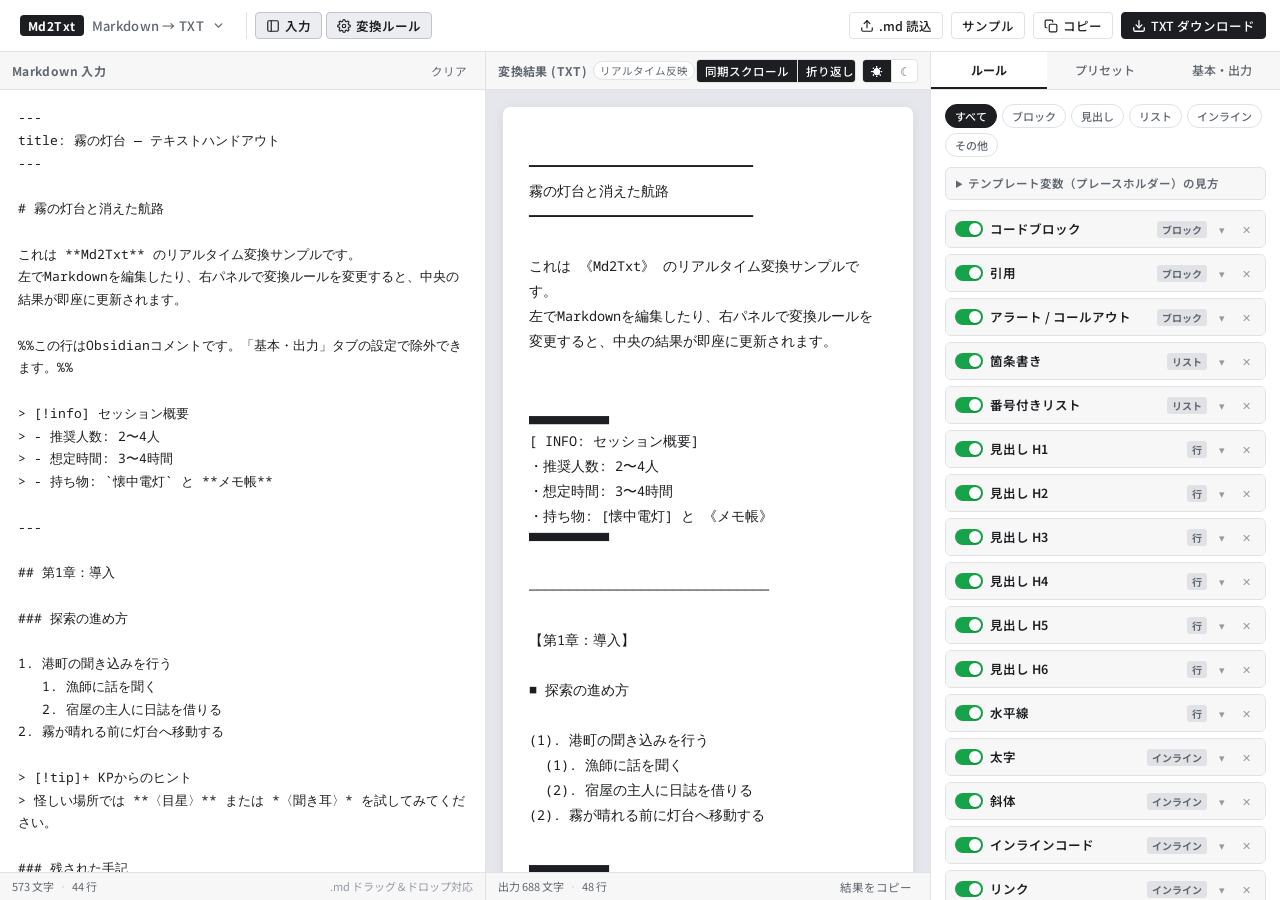
<file: markdown-to-trpgtxt/index.html>
<!DOCTYPE html>
<html lang="ja">
<head>
  <meta charset="UTF-8">
  <meta name="viewport" content="width=device-width, initial-scale=1.0">
  <title>Md2Txt</title>
  <meta name="description" content="Markdownテキストを視認しやすいテキスト形式（TRPG向け）にリアルタイム変換するツール。変換ルールを自由にカスタマイズできます。">
  <link rel="preconnect" href="https://fonts.googleapis.com">
  <link rel="preconnect" href="https://fonts.gstatic.com" crossorigin>
  <link href="https://fonts.googleapis.com/css2?family=Noto+Sans+JP:wght@400;500;600;700&family=Noto+Sans+Mono:wght@400;500&display=swap" rel="stylesheet">
  <link rel="stylesheet" href="style.css">
</head>
<body>

  <!-- ========== DRAG & DROP OVERLAY ========== -->
  <div id="global-drop-overlay" class="global-drop-overlay hidden" aria-hidden="true">
    <div class="global-drop-box">
      <svg width="42" height="42" viewBox="0 0 24 24" fill="none" stroke="currentColor" stroke-width="1.6" stroke-linecap="round" stroke-linejoin="round">
        <path d="M14 2H6a2 2 0 0 0-2 2v16a2 2 0 0 0 2 2h12a2 2 0 0 0 2-2V8z"/>
        <polyline points="14 2 14 8 20 8"/>
        <line x1="12" y1="18" x2="12" y2="12"/>
        <line x1="9" y1="15" x2="15" y2="15"/>
      </svg>
      <p class="global-drop-title">ここに .md / .txt ファイルをドロップ</p>
      <p class="global-drop-sub">エディタに読み込んで即座にテキスト変換します</p>
    </div>
  </div>

  <!-- ========== HEADER ========== -->
  <header class="app-header">
    <div class="header-left">
      <div class="tool-switcher" id="tool-switcher">
        <button type="button" id="btn-tool-switcher" class="site-title-btn" aria-haspopup="menu" aria-expanded="false" title="別のMd2ツールへ切り替え">
          <span class="title-badge">Md2Txt</span>
          <span class="title-sub">Markdown → TXT</span>
          <svg class="switcher-chevron" width="13" height="13" viewBox="0 0 24 24" fill="none" stroke="currentColor" stroke-width="2.4" stroke-linecap="round" stroke-linejoin="round" aria-hidden="true"><path d="m6 9 6 6 6-6"/></svg>
        </button>
        <div id="tool-switcher-menu" class="switcher-menu hidden" role="menu" aria-label="ツール切り替え">
          <div class="switcher-group-label">Markdown 変換ツール</div>
          <a class="switcher-item" href="../markdown-to-html/index.html" role="menuitem" data-handoff-link>
            <span class="switcher-item-badge">Md2Html</span>
            <span class="switcher-item-meta"><strong>HTML 変換</strong><small>目次ツリー・ダーク切替付き単一HTML</small></span>
          </a>
          <a class="switcher-item" href="../markdown-to-pdf/index.html" role="menuitem" data-handoff-link>
            <span class="switcher-item-badge">Md2Pdf</span>
            <span class="switcher-item-meta"><strong>PDF 変換</strong><small>表紙・目次・改ページ制御・しおり</small></span>
          </a>
          <a class="switcher-item is-current" href="../markdown-to-trpgtxt/index.html" role="menuitem" aria-current="page">
            <span class="switcher-item-badge">Md2Txt</span>
            <span class="switcher-item-meta"><strong>TXT 変換</strong><small>TRPG向け装飾テキスト形式</small></span>
            <span class="switcher-check" aria-hidden="true">✓</span>
          </a>
          <div class="switcher-divider"></div>
          <label class="switcher-handoff">
            <input type="checkbox" id="chk-handoff-md" checked>
            <span>入力中のMarkdownを引き継ぐ</span>
          </label>
          <div class="switcher-divider"></div>
          <a class="switcher-item switcher-item-home" href="../index.html" role="menuitem">
            <span>← ツール一覧へ戻る</span>
          </a>
        </div>
      </div>
      <div class="pane-toggles" role="group" aria-label="ペイン表示切り替え">
        <button type="button" id="btn-toggle-editor" class="btn btn-ghost btn-sm is-active" aria-pressed="true" title="入力ペインの表示切替">
          <svg width="14" height="14" viewBox="0 0 24 24" fill="none" stroke="currentColor" stroke-width="2" stroke-linecap="round" stroke-linejoin="round" aria-hidden="true"><rect width="18" height="18" x="3" y="3" rx="2"/><path d="M9 3v18"/></svg>
          <span>入力</span>
        </button>
        <button type="button" id="btn-toggle-settings" class="btn btn-ghost btn-sm is-active" aria-pressed="true" title="変換ルール設定パネルの表示切替">
          <svg width="14" height="14" viewBox="0 0 24 24" fill="none" stroke="currentColor" stroke-width="2" stroke-linecap="round" stroke-linejoin="round" aria-hidden="true"><circle cx="12" cy="12" r="3"/><path d="M19.4 15a1.65 1.65 0 0 0 .33 1.82l.06.06a2 2 0 0 1 0 2.83 2 2 0 0 1-2.83 0l-.06-.06a1.65 1.65 0 0 0-1.82-.33 1.65 1.65 0 0 0-1 1.51V21a2 2 0 0 1-4 0v-.09A1.65 1.65 0 0 0 9 19.4a1.65 1.65 0 0 0-1.82.33l-.06.06a2 2 0 0 1-2.83-2.83l.06-.06A1.65 1.65 0 0 0 4.68 15a1.65 1.65 0 0 0-1.51-1H3a2 2 0 0 1 0-4h.09A1.65 1.65 0 0 0 4.6 9a1.65 1.65 0 0 0-.33-1.82l-.06-.06a2 2 0 0 1 2.83-2.83l.06.06A1.65 1.65 0 0 0 9 4.68a1.65 1.65 0 0 0 1-1.51V3a2 2 0 0 1 4 0v.09a1.65 1.65 0 0 0 1 1.51 1.65 1.65 0 0 0 1.82-.33l.06-.06a2 2 0 0 1 2.83 2.83l-.06.06A1.65 1.65 0 0 0 19.4 9a1.65 1.65 0 0 0 1.51 1H21a2 2 0 0 1 0 4h-.09a1.65 1.65 0 0 0-1.51 1z"/></svg>
          <span>変換ルール</span>
        </button>
      </div>
    </div>

    <nav class="header-actions" aria-label="メインアクション">
      <button type="button" id="btn-load-file" class="btn btn-ghost btn-sm" title=".md または .txt ファイルを読み込む">
        <svg width="14" height="14" viewBox="0 0 24 24" fill="none" stroke="currentColor" stroke-width="2" stroke-linecap="round" stroke-linejoin="round" aria-hidden="true"><path d="M21 15v4a2 2 0 0 1-2 2H5a2 2 0 0 1-2-2v-4"/><polyline points="17 8 12 3 7 8"/><line x1="12" y1="3" x2="12" y2="15"/></svg>
        <span class="hide-xs">.md 読込</span>
      </button>
      <input type="file" id="file-input" accept=".md,.markdown,.txt" hidden>
      <button type="button" id="btn-load-sample" class="btn btn-ghost btn-sm" title="サンプルMarkdownを読み込む">サンプル</button>
      <button type="button" id="btn-copy" class="btn btn-ghost btn-sm" title="変換結果をクリップボードにコピー">
        <svg width="14" height="14" viewBox="0 0 24 24" fill="none" stroke="currentColor" stroke-width="2" stroke-linecap="round" stroke-linejoin="round" aria-hidden="true"><rect x="9" y="9" width="13" height="13" rx="2" ry="2"/><path d="M5 15H4a2 2 0 0 1-2-2V4a2 2 0 0 1 2-2h9a2 2 0 0 1 2 2v1"/></svg>
        <span class="hide-sm">コピー</span>
      </button>
      <button type="button" id="btn-download" class="btn btn-primary btn-sm">
        <svg width="14" height="14" viewBox="0 0 24 24" fill="none" stroke="currentColor" stroke-width="2.2" stroke-linecap="round" stroke-linejoin="round" aria-hidden="true"><path d="M21 15v4a2 2 0 0 1-2 2H5a2 2 0 0 1-2-2v-4"/><polyline points="7 10 12 15 17 10"/><line x1="12" y1="15" x2="12" y2="3"/></svg>
        <span>TXT ダウンロード</span>
      </button>
    </nav>
  </header>

  <!-- ========== WORKSPACE (3-PANE) ========== -->
  <div id="workspace" class="workspace">

    <!-- 1. LEFT PANE: MARKDOWN EDITOR -->
    <section id="editor-pane" class="editor-pane" aria-label="Markdown入力">
      <div class="pane-bar">
        <div class="pane-bar-left">
          <span class="pane-title">Markdown 入力</span>
          <span id="loaded-file-badge" class="file-badge hidden"></span>
        </div>
        <div class="pane-bar-right">
          <button type="button" id="btn-clear-editor" class="text-btn" title="入力をクリア">クリア</button>
        </div>
      </div>

      <div class="editor-wrap">
        <textarea
          id="md-input"
          class="md-textarea"
          spellcheck="false"
          placeholder="# シナリオタイトル&#10;&#10;ここにMarkdownを入力するか、.mdファイルをドラッグ＆ドロップしてください。&#10;&#10;> [!NOTE] アラート記法にも対応しています"
          aria-label="Markdownテキスト入力欄"
        ></textarea>
      </div>

      <div class="editor-footer">
        <span id="stat-src-chars">0 文字</span>
        <span class="stat-sep">·</span>
        <span id="stat-src-lines">0 行</span>
        <span class="stat-hint">.md ドラッグ＆ドロップ対応</span>
      </div>
    </section>

    <!-- 2. CENTER PANE: LIVE CONVERTED TXT PREVIEW -->
    <section id="preview-pane" class="preview-pane" aria-label="変換結果プレビュー">
      <div class="pane-bar preview-bar">
        <div class="pane-bar-left">
          <span class="pane-title">変換結果 (TXT)</span>
          <span class="preview-pill">リアルタイム反映</span>
        </div>

        <div class="pane-bar-right">
          <div class="view-switch" role="group" aria-label="プレビュー表示オプション">
            <button type="button" id="btn-sync-scroll" class="vp-btn is-active" aria-pressed="true" title="入力と変換結果のスクロールを同期">同期スクロール</button>
            <button type="button" id="btn-wrap-toggle" class="vp-btn is-active" aria-pressed="true" title="長い行を折り返して表示">折り返し</button>
          </div>
          <div class="theme-quick-switch" role="group" aria-label="プレビュー背景切替">
            <button type="button" id="btn-preview-light" class="vp-btn is-active" title="ライト表示">☀</button>
            <button type="button" id="btn-preview-dark" class="vp-btn" title="ダーク表示">☾</button>
          </div>
        </div>
      </div>

      <div id="preview-stage" class="preview-stage" data-theme="light">
        <div class="txt-paper">
          <pre id="preview" class="txt-output is-wrapped" role="region" aria-label="変換結果テキスト" aria-live="polite"></pre>
        </div>
      </div>

      <div class="editor-footer">
        <span id="stat-out-chars">出力 0 文字</span>
        <span class="stat-sep">·</span>
        <span id="stat-out-lines">0 行</span>
        <button type="button" id="btn-copy-inline" class="text-btn stat-right-btn" title="変換結果をコピー">結果をコピー</button>
      </div>
    </section>

    <!-- 3. RIGHT PANE: CONVERSION RULES & SETTINGS PANEL -->
    <aside id="settings-pane" class="settings-pane" aria-label="変換ルール・設定">
      <div class="settings-tabs" role="tablist" aria-label="設定カテゴリ">
        <button type="button" class="tab-btn is-active" role="tab" aria-selected="true" data-tab="rules">ルール</button>
        <button type="button" class="tab-btn" role="tab" aria-selected="false" data-tab="presets">プリセット</button>
        <button type="button" class="tab-btn" role="tab" aria-selected="false" data-tab="options">基本・出力</button>
      </div>

      <div class="settings-body">

        <!-- TAB 1: CONVERSION RULES -->
        <div class="tab-panel is-active" data-panel="rules" role="tabpanel">
          <div class="filter-pills" id="rule-filter-pills" role="group" aria-label="ルールカテゴリ絞り込み">
            <button type="button" class="pill-btn is-active" data-filter="all">すべて</button>
            <button type="button" class="pill-btn" data-filter="block">ブロック</button>
            <button type="button" class="pill-btn" data-filter="heading">見出し</button>
            <button type="button" class="pill-btn" data-filter="list">リスト</button>
            <button type="button" class="pill-btn" data-filter="inline">インライン</button>
            <button type="button" class="pill-btn" data-filter="other">その他</button>
          </div>

          <details class="placeholder-help">
            <summary>テンプレート変数（プレースホルダー）の見方</summary>
            <div class="placeholder-help-body">
              <p><code>{text}</code> … 行・見出し・リスト・インラインの内容</p>
              <p><code>{content}</code> … コード・引用・アラートのブロック本文</p>
              <p><code>{num}</code> … 番号付きリストの番号</p>
              <p><code>{url}</code> … リンクのURL</p>
              <p><code>{type}</code> / <code>{label}</code> … アラート種別と <code>: タイトル</code></p>
              <p>改行はそのまま改行として出力されます</p>
            </div>
          </details>

          <div id="rules-list" class="rules-list" role="list"></div>

          <button type="button" id="btn-add-rule" class="btn btn-ghost btn-sm full-width mt-8">＋ カスタムルールを追加</button>
        </div>

        <!-- TAB 2: PRESETS -->
        <div class="tab-panel" data-panel="presets" role="tabpanel">
          <p class="panel-intro">よく使われるTRPG・テキスト整形用の装飾セットを一括で切り替えられます。適用後も「ルール」タブから自由に編集できます。</p>
          <div id="preset-grid" class="preset-grid"></div>
        </div>

        <!-- TAB 3: GLOBAL & OUTPUT OPTIONS -->
        <div class="tab-panel" data-panel="options" role="tabpanel">
          <div class="setting-block">
            <h3 class="block-title">リスト・インデント設定</h3>
            <div class="field-stack">
              <div class="field-inline">
                <label for="indent-unit">インデント幅（文字数）</label>
                <input type="number" id="indent-unit" class="num-input" min="1" max="8" value="2">
              </div>
              <div class="field-inline">
                <label for="indent-char">インデント文字</label>
                <select id="indent-char">
                  <option value="half">半角スペース</option>
                  <option value="full">全角スペース</option>
                </select>
              </div>
            </div>
          </div>

          <div class="setting-block">
            <h3 class="block-title">ファイル・表示オプション</h3>
            <div class="field-stack">
              <div class="field">
                <label for="inp-file-name">出力ファイル名（.txt 自動付与）</label>
                <input type="text" id="inp-file-name" placeholder="空欄時は読み込みファイル名 または output">
              </div>
              <div class="field-inline">
                <label for="sel-preview-size">プレビュー文字サイズ</label>
                <select id="sel-preview-size">
                  <option value="sm">小さめ (12px)</option>
                  <option value="md">標準 (13.5px)</option>
                  <option value="lg">大きめ (15px)</option>
                </select>
              </div>
            </div>
          </div>

          <div class="setting-block">
            <h3 class="block-title">Obsidian 互換オプション</h3>
            <div class="toggle-list">
              <label class="toggle-row">
                <span>先頭のYAMLフロントマターを除外</span>
                <input type="checkbox" id="chk-strip-frontmatter">
              </label>
              <label class="toggle-row">
                <span>Obsidianコメント (%%...%%) を除外</span>
                <input type="checkbox" id="chk-strip-comments">
              </label>
            </div>
          </div>

          <div class="setting-block">
            <h3 class="block-title">設定のバックアップ・初期化</h3>
            <div class="btn-row">
              <button type="button" id="btn-export-config" class="btn btn-ghost btn-xs">JSON 書き出し</button>
              <button type="button" id="btn-import-config" class="btn btn-ghost btn-xs">JSON 読み込み</button>
              <input type="file" id="config-file-input" accept=".json" hidden>
            </div>
            <button type="button" id="btn-reset-settings" class="btn btn-danger-ghost btn-xs mt-8 full-width">すべての設定をデフォルトに戻す</button>
          </div>
        </div>

      </div>
    </aside>

  </div>

  <!-- ========== TOAST ========== -->
  <div id="toast" class="toast" role="status" aria-live="polite"></div>

  <script src="app.js"></script>
</body>
</html>
</file>
<file: ccfolia-chara-maker/style.css>
:root {
  --bg-body: #f9fafb;
  --bg-card: #ffffff;
  --text-main: #111827;
  --text-muted: #6b7280;
  --border-color: #e5e7eb;
  --border-focus: #3b82f6;
  --ring-focus: rgba(59, 130, 246, 0.2);
  --btn-primary: #0f172a;
  --btn-primary-hover: #1e293b;
  --radius: 8px;
  --font-family: 'Inter', 'Noto Sans JP', sans-serif;
  --transition: 0.2s ease;
}

* {
  box-sizing: border-box;
  margin: 0;
  padding: 0;
}

body {
  background-color: var(--bg-body);
  color: var(--text-main);
  font-family: var(--font-family);
  font-size: 14px;
  line-height: 1.6;
  -webkit-font-smoothing: antialiased;
  padding: 1.5rem 1rem 6rem 1rem; /* added bottom padding to prevent FAB overlapping content */
}

.container {
  max-width: 1100px;
  margin: 0 auto;
}

.header {
  margin-bottom: 1.5rem;
  display: flex;
  justify-content: space-between;
  align-items: flex-start;
}
.header > div {
  text-align: left;
}
.btn-clear {
  display: inline-flex;
  align-items: center;
  gap: 0.3rem;
  background: none;
  border: 1px solid var(--border-color);
  color: var(--text-muted);
  padding: 0.4rem 0.8rem;
  border-radius: 6px;
  cursor: pointer;
  font-size: 0.85rem;
  font-weight: 500;
  transition: all var(--transition);
}
.btn-clear:hover {
  background: #fee2e2;
  color: #dc2626;
  border-color: #fca5a5;
}

.header h1 {
  font-size: 1.4rem;
  font-weight: 700;
  letter-spacing: -0.02em;
  margin-bottom: 0.3rem;
}

.header p {
  color: var(--text-muted);
  font-size: 0.9rem;
}

.form-layout {
  background-color: var(--bg-card);
  padding: 1.5rem 2rem;
  border-radius: var(--radius);
  border: 1px solid var(--border-color);
  box-shadow: 0 1px 3px 0 rgba(0, 0, 0, 0.05), 0 1px 2px -1px rgba(0, 0, 0, 0.05);
}

.two-columns {
  display: grid;
  grid-template-columns: 1fr 1fr;
  gap: 2.5rem;
}

@media (max-width: 800px) {
  .two-columns {
    grid-template-columns: 1fr;
  }
}

.column {
  display: flex;
  flex-direction: column;
  gap: 1.5rem;
}

.flex-grow {
  flex-grow: 1;
  display: flex;
  flex-direction: column;
}
.flex-grow textarea#commands {
  flex-grow: 1;
}

.form-section {
  display: flex;
  flex-direction: column;
}

.section-title {
  font-size: 1.05rem;
  font-weight: 600;
  margin-bottom: 1rem;
  border-bottom: 1px solid var(--border-color);
  padding-bottom: 0.5rem;
}

.section-header {
  display: flex;
  justify-content: space-between;
  align-items: center;
  border-bottom: 1px solid var(--border-color);
  margin-bottom: 1rem;
  padding-bottom: 0.5rem;
}
.section-header .section-title {
  border-bottom: none;
  margin-bottom: 0;
  padding-bottom: 0;
}

.basic-info-grid {
  display: grid;
  grid-template-columns: 8fr 2fr;
  gap: 1rem;
  margin-bottom: 1rem;
}

.two-col-grid {
  display: grid;
  grid-template-columns: 1fr 1fr;
  gap: 1rem;
}

.basic-info-grid .full-width,
.two-col-grid .full-width {
  grid-column: 1 / -1;
}

.input-group {
  display: flex;
  flex-direction: column;
  gap: 0.3rem;
}

.compact-mb {
  margin-bottom: 0.75rem;
}

label {
  font-size: 0.85rem;
  font-weight: 500;
  color: var(--text-muted);
}

input[type="text"],
input[type="number"],
input[type="url"],
textarea {
  width: 100%;
  padding: 0.5rem 0.6rem;
  border: 1px solid var(--border-color);
  border-radius: 6px;
  font-family: var(--font-family);
  font-size: 0.9rem;
  transition: all var(--transition);
}

input:focus, textarea:focus {
  outline: none;
  border-color: var(--border-focus);
  box-shadow: 0 0 0 3px var(--ring-focus);
}

textarea {
  resize: vertical;
}

/* Color Picker */
.color-picker-wrap {
  display: flex;
  align-items: center;
  gap: 0.5rem;
}
input[type="color"] {
  -webkit-appearance: none;
  border: none;
  width: 34px;
  height: 34px;
  border-radius: 4px;
  cursor: pointer;
  padding: 0;
  background: none;
  border: 1px solid var(--border-color);
}
input[type="color"]::-webkit-color-swatch-wrapper {
  padding: 0;
}
input[type="color"]::-webkit-color-swatch {
  border: none;
  border-radius: 3px;
}
#color-hex-input {
  width: 100px;
  font-family: monospace;
}

/* Dynamic Lists */
.dynamic-list {
  display: flex;
  flex-direction: column;
  gap: 0.5rem;
}

.list-item {
  display: flex;
  align-items: center;
  gap: 0.4rem;
}
.list-item input {
  flex: 1;
  min-width: 0;
}

.btn-ghost {
  display: inline-flex;
  align-items: center;
  gap: 0.25rem;
  background: none;
  border: none;
  color: var(--text-muted);
  font-size: 0.8rem;
  font-weight: 500;
  cursor: pointer;
  padding: 0.25rem 0.5rem;
  border-radius: 4px;
  transition: all var(--transition);
}
.btn-ghost:hover {
  background: var(--border-color);
  color: var(--text-main);
}

.btn-icon {
  display: inline-flex;
  align-items: center;
  justify-content: center;
  background: none;
  border: none;
  color: var(--text-muted);
  cursor: pointer;
  padding: 0.3rem;
  border-radius: 4px;
  transition: all var(--transition);
}
.btn-icon:hover {
  background: #fee2e2;
  color: #dc2626;
}

/* Switches */
.switch-group {
  display: flex;
  flex-direction: column;
  gap: 0.75rem;
  padding-top: 1rem;
  border-top: 1px solid var(--border-color);
}
.switch-label {
  display: flex;
  justify-content: space-between;
  align-items: center;
  cursor: pointer;
  user-select: none;
}
.switch-text {
  font-size: 0.9rem;
  font-weight: 500;
  color: var(--text-main);
}
.switch {
  position: relative;
  display: inline-block;
  width: 36px;
  height: 20px;
}
.switch input {
  opacity: 0;
  width: 0;
  height: 0;
}
.slider {
  position: absolute;
  cursor: pointer;
  top: 0; left: 0; right: 0; bottom: 0;
  background-color: #cbd5e1;
  transition: .2s;
  border-radius: 20px;
}
.slider:before {
  position: absolute;
  content: "";
  height: 14px;
  width: 14px;
  left: 3px;
  bottom: 3px;
  background-color: white;
  transition: .2s;
  border-radius: 50%;
}
input:checked + .slider {
  background-color: var(--btn-primary);
}
input:checked + .slider:before {
  transform: translateX(16px);
}

.mt-auto {
  margin-top: auto;
  padding-top: 1rem;
}

/* Floating Action Button (FAB) */
.fab-container {
  position: fixed;
  bottom: 2rem;
  right: 2rem;
  z-index: 1000;
  display: flex;
  flex-direction: column;
  align-items: flex-end;
}

.fab-button {
  background-color: var(--btn-primary);
  color: white;
  border: none;
  border-radius: 999px;
  padding: 1rem 1.5rem;
  font-size: 1rem;
  font-weight: 600;
  box-shadow: 0 4px 12px rgba(0, 0, 0, 0.15);
  cursor: pointer;
  display: flex;
  align-items: center;
  gap: 0.5rem;
  transition: all var(--transition);
}

.fab-button:hover {
  background-color: var(--btn-primary-hover);
  transform: translateY(-2px);
  box-shadow: 0 6px 16px rgba(0, 0, 0, 0.2);
}

/* Toast */
.toast {
  position: absolute;
  bottom: calc(100% + 1rem); /* places it above the FAB */
  right: 0;
  background-color: #10b981;
  color: #fff;
  padding: 0.5rem 1rem;
  border-radius: 999px;
  font-size: 0.85rem;
  font-weight: 500;
  opacity: 0;
  visibility: hidden;
  transition: all 0.3s ease;
  box-shadow: 0 4px 6px -1px rgba(0, 0, 0, 0.1);
  white-space: nowrap;
  transform: translateY(10px);
}

.toast.show {
  opacity: 1;
  visibility: visible;
  transform: translateY(0);
}
</file>
<file: markdown-to-html/style.css>
/* ============================================================
   Md2Html — Converter Tool UI Stylesheet
   ============================================================ */
:root {
  --bg:           #f2f2f2;
  --surface:      #ffffff;
  --surface-alt:  #f7f7f8;
  --border:       #e0e2e6;
  --border-str:   #c0c4cc;
  --text:         #1c1e21;
  --text-muted:   #616770;
  --text-faint:   #949aa4;
  --accent:       #1c1e21;
  --accent-hover: #353941;
  --focus:        #2563eb;
  --danger:       #c0392b;
  --r-sm:         4px;
  --r:            6px;
  --font:         'Noto Sans JP', -apple-system, BlinkMacSystemFont, sans-serif;
  --font-mono:    'Noto Sans Mono', 'Consolas', 'Courier New', monospace;
  --header-h:     52px;
  --t:            0.15s ease;
}

*, *::before, *::after { box-sizing: border-box; margin: 0; padding: 0; }

html, body {
  height: 100%;
  overflow: hidden;
}

body {
  font-family: var(--font);
  font-size: 13.5px;
  line-height: 1.5;
  color: var(--text);
  background: var(--bg);
  display: flex;
  flex-direction: column;
}

button { font-family: inherit; cursor: pointer; background: none; border: none; color: inherit; }
input, select, textarea { font-family: inherit; color: var(--text); }

.hidden { display: none !important; }
.mt-8 { margin-top: 8px; }
.full-width { width: 100%; justify-content: center; }

/* ============================================================
   BUTTONS
   ============================================================ */
.btn {
  display: inline-flex;
  align-items: center;
  gap: 5px;
  padding: 6px 12px;
  border-radius: var(--r-sm);
  font-size: 12.5px;
  font-weight: 500;
  border: 1px solid transparent;
  transition: background var(--t), border-color var(--t), color var(--t), opacity var(--t);
  white-space: nowrap;
  line-height: 1.25;
}
.btn-sm { padding: 5px 10px; font-size: 12.5px; }
.btn-xs { padding: 4px 9px; font-size: 11.5px; }

.btn-primary {
  background: var(--accent);
  color: #ffffff;
  border-color: var(--accent);
}
.btn-primary:hover {
  background: var(--accent-hover);
  border-color: var(--accent-hover);
}

.btn-ghost {
  background: transparent;
  color: var(--text);
  border-color: var(--border);
}
.btn-ghost:hover {
  background: var(--surface-alt);
  border-color: var(--border-str);
}
.btn-ghost.is-active {
  background: #ebedf0;
  border-color: var(--border-str);
  font-weight: 600;
}

.btn-danger-ghost {
  background: transparent;
  color: var(--danger);
  border-color: rgba(192, 57, 43, 0.45);
}
.btn-danger-ghost:hover {
  background: var(--danger);
  border-color: var(--danger);
  color: #ffffff;
}

.text-btn {
  font-size: 11.5px;
  color: var(--text-muted);
  padding: 2px 6px;
  border-radius: var(--r-sm);
  transition: background var(--t), color var(--t);
}
.text-btn:hover {
  background: var(--border);
  color: var(--text);
}

/* ============================================================
   APP HEADER
   ============================================================ */
.app-header {
  height: var(--header-h);
  flex-shrink: 0;
  background: var(--surface);
  border-bottom: 1px solid var(--border);
  padding: 0 14px;
  display: flex;
  align-items: center;
  justify-content: space-between;
  gap: 12px;
  z-index: 100;
}

.header-left,
.header-actions {
  display: flex;
  align-items: center;
  gap: 8px;
  min-width: 0;
}

.tool-switcher {
  position: relative;
  margin-right: 4px;
}

.site-title-btn {
  display: inline-flex;
  align-items: center;
  gap: 8px;
  padding: 5px 8px 5px 5px;
  border-radius: var(--r);
  border: 1px solid transparent;
  font-size: 14px;
  font-weight: 700;
  letter-spacing: 0.02em;
  white-space: nowrap;
  transition: background var(--t), border-color var(--t);
}
.site-title-btn:hover,
.site-title-btn[aria-expanded="true"] {
  background: var(--surface-alt);
  border-color: var(--border);
}

.switcher-chevron {
  color: var(--text-muted);
  transition: transform 0.16s ease;
  flex-shrink: 0;
}
.site-title-btn[aria-expanded="true"] .switcher-chevron {
  transform: rotate(180deg);
}

.switcher-menu {
  position: absolute;
  top: calc(100% + 6px);
  left: 0;
  width: 282px;
  background: var(--surface);
  border: 1px solid var(--border);
  border-radius: 8px;
  box-shadow: 0 12px 32px rgba(15, 23, 42, 0.16);
  padding: 6px;
  z-index: 500;
}

.switcher-group-label {
  font-size: 10.5px;
  font-weight: 700;
  color: var(--text-faint);
  letter-spacing: 0.04em;
  padding: 4px 8px 6px;
}

.switcher-item {
  display: flex;
  align-items: center;
  gap: 10px;
  padding: 7px 8px;
  border-radius: 6px;
  text-decoration: none;
  color: var(--text);
  transition: background var(--t);
}
.switcher-item:hover {
  background: var(--surface-alt);
}
.switcher-item.is-current {
  background: #f0f2f5;
}

.switcher-item-badge {
  width: 60px;
  text-align: center;
  flex-shrink: 0;
  background: var(--surface-alt);
  border: 1px solid var(--border);
  color: var(--text);
  font-size: 11px;
  font-weight: 700;
  padding: 3px 0;
  border-radius: 4px;
}
.switcher-item.is-current .switcher-item-badge {
  background: var(--accent);
  border-color: var(--accent);
  color: #ffffff;
}

.switcher-item-meta {
  display: flex;
  flex-direction: column;
  min-width: 0;
  flex: 1;
}
.switcher-item-meta strong {
  font-size: 12.5px;
  line-height: 1.3;
}
.switcher-item-meta small {
  font-size: 10.5px;
  color: var(--text-muted);
  line-height: 1.3;
}

.switcher-check {
  font-size: 12px;
  font-weight: 700;
  color: var(--focus);
  flex-shrink: 0;
}

.switcher-divider {
  height: 1px;
  background: var(--border);
  margin: 5px 4px;
}

.switcher-handoff {
  display: flex;
  align-items: center;
  gap: 8px;
  padding: 6px 8px;
  font-size: 11.5px;
  color: var(--text-muted);
  cursor: pointer;
  border-radius: 6px;
}
.switcher-handoff:hover {
  background: var(--surface-alt);
  color: var(--text);
}
.switcher-handoff input {
  width: 14px;
  height: 14px;
  accent-color: var(--accent);
  cursor: pointer;
}

.switcher-item-home {
  font-size: 12px;
  font-weight: 500;
  color: var(--text-muted);
  padding: 6px 8px;
}
.switcher-item-home:hover {
  color: var(--text);
}

.title-badge {
  background: var(--accent);
  color: #ffffff;
  padding: 2px 8px;
  border-radius: var(--r-sm);
  font-size: 12px;
  letter-spacing: 0.04em;
}

.title-sub {
  color: var(--text-muted);
  font-weight: 500;
  font-size: 13px;
}

.pane-toggles {
  display: flex;
  align-items: center;
  gap: 4px;
  padding-left: 8px;
  border-left: 1px solid var(--border);
}

/* ============================================================
   GLOBAL DRAG & DROP OVERLAY
   ============================================================ */
.global-drop-overlay {
  position: fixed;
  inset: 0;
  z-index: 900;
  background: rgba(28, 30, 33, 0.6);
  backdrop-filter: blur(3px);
  display: flex;
  align-items: center;
  justify-content: center;
  padding: 24px;
}

.global-drop-box {
  background: var(--surface);
  border: 2px dashed var(--focus);
  border-radius: 12px;
  padding: 40px 56px;
  text-align: center;
  color: var(--text);
  box-shadow: 0 16px 40px rgba(0, 0, 0, 0.25);
}

.global-drop-box svg {
  color: var(--focus);
  margin-bottom: 12px;
}

.global-drop-title {
  font-size: 15px;
  font-weight: 700;
  margin-bottom: 4px;
}

.global-drop-sub {
  font-size: 12.5px;
  color: var(--text-muted);
}

/* ============================================================
   WORKSPACE (3-PANE)
   ============================================================ */
.workspace {
  flex: 1;
  min-height: 0;
  display: flex;
  overflow: hidden;
  position: relative;
}

.pane-bar {
  height: 38px;
  flex-shrink: 0;
  padding: 0 12px;
  background: var(--surface-alt);
  border-bottom: 1px solid var(--border);
  display: flex;
  align-items: center;
  justify-content: space-between;
  gap: 8px;
}

.pane-bar-left,
.pane-bar-right {
  display: flex;
  align-items: center;
  gap: 6px;
  min-width: 0;
}

.pane-title {
  font-size: 12px;
  font-weight: 700;
  color: var(--text-muted);
  letter-spacing: 0.03em;
  white-space: nowrap;
}

.file-badge {
  font-size: 11px;
  color: var(--text);
  background: var(--border);
  padding: 1px 7px;
  border-radius: 99px;
  max-width: 150px;
  overflow: hidden;
  text-overflow: ellipsis;
  white-space: nowrap;
}

.preview-pill {
  font-size: 10.5px;
  color: var(--text-muted);
  border: 1px solid var(--border);
  background: var(--surface);
  padding: 1px 6px;
  border-radius: 99px;
  white-space: nowrap;
}

/* ── 1. LEFT EDITOR PANE ─────────────────────────────────── */
.editor-pane {
  width: 360px;
  min-width: 260px;
  max-width: 44vw;
  flex-shrink: 0;
  display: flex;
  flex-direction: column;
  background: var(--surface);
  border-right: 1px solid var(--border);
}

.editor-pane.is-hidden {
  display: none;
}

.editor-wrap {
  flex: 1;
  min-height: 0;
  display: flex;
}

.md-textarea {
  width: 100%;
  height: 100%;
  border: none;
  outline: none;
  resize: none;
  padding: 14px 16px;
  font-family: var(--font-mono);
  font-size: 12.8px;
  line-height: 1.68;
  color: var(--text);
  background: var(--surface);
  tab-size: 2;
}

.editor-footer {
  height: 28px;
  flex-shrink: 0;
  padding: 0 12px;
  border-top: 1px solid var(--border);
  background: var(--surface-alt);
  display: flex;
  align-items: center;
  gap: 6px;
  font-size: 11px;
  color: var(--text-muted);
}

.stat-sep { color: var(--border-str); }
.stat-hint { margin-left: auto; color: var(--text-faint); }

/* ── 2. CENTER PREVIEW PANE ──────────────────────────────── */
.preview-pane {
  flex: 1;
  min-width: 0;
  display: flex;
  flex-direction: column;
  background: #dfe2e8;
}

.viewport-switch,
.theme-quick-switch {
  display: inline-flex;
  background: var(--surface);
  border: 1px solid var(--border);
  border-radius: var(--r-sm);
  overflow: hidden;
}

.vp-btn {
  padding: 3px 8px;
  font-size: 11.5px;
  font-weight: 500;
  color: var(--text-muted);
  transition: background var(--t), color var(--t);
  white-space: nowrap;
}
.vp-btn + .vp-btn {
  border-left: 1px solid var(--border);
}
.vp-btn:hover {
  background: var(--surface-alt);
  color: var(--text);
}
.vp-btn.is-active {
  background: var(--accent);
  color: #ffffff;
}

.preview-stage {
  flex: 1;
  min-height: 0;
  display: flex;
  justify-content: center;
  align-items: stretch;
  overflow: auto;
  padding: 0;
  transition: padding 0.2s ease;
}

.preview-stage[data-vp="tablet"],
.preview-stage[data-vp="mobile"] {
  padding: 16px;
}

.preview-frame {
  width: 100%;
  height: 100%;
  border: none;
  background: #ffffff;
  transition: width 0.22s ease, box-shadow 0.22s ease, border-radius 0.22s ease;
}

.preview-stage[data-vp="tablet"] .preview-frame {
  width: 768px;
  max-width: 100%;
  border-radius: 10px;
  box-shadow: 0 8px 30px rgba(0, 0, 0, 0.18);
}

.preview-stage[data-vp="mobile"] .preview-frame {
  width: 390px;
  max-width: 100%;
  border-radius: 16px;
  box-shadow: 0 10px 34px rgba(0, 0, 0, 0.22);
}

/* ── 3. RIGHT SETTINGS PANEL ─────────────────────────────── */
.settings-pane {
  width: 320px;
  flex-shrink: 0;
  display: flex;
  flex-direction: column;
  background: var(--surface);
  border-left: 1px solid var(--border);
}

.settings-pane.is-hidden {
  display: none;
}

.settings-tabs {
  height: 38px;
  flex-shrink: 0;
  display: grid;
  grid-template-columns: repeat(5, 1fr);
  background: var(--surface-alt);
  border-bottom: 1px solid var(--border);
}

.tab-btn {
  font-size: 11.5px;
  font-weight: 500;
  color: var(--text-muted);
  border-bottom: 2px solid transparent;
  transition: color var(--t), border-color var(--t), background var(--t);
  padding: 0 2px;
}

.tab-btn:hover {
  color: var(--text);
  background: rgba(0, 0, 0, 0.025);
}

.tab-btn.is-active {
  color: var(--text);
  font-weight: 700;
  border-bottom-color: var(--accent);
  background: var(--surface);
}

.settings-body {
  flex: 1;
  min-height: 0;
  overflow-y: auto;
  padding: 14px;
  scrollbar-width: thin;
}

.tab-panel {
  display: none;
}
.tab-panel.is-active {
  display: block;
}

.panel-intro,
.panel-note {
  font-size: 11.5px;
  color: var(--text-muted);
  line-height: 1.55;
  margin-bottom: 12px;
}

.setting-block {
  padding-bottom: 14px;
  margin-bottom: 14px;
  border-bottom: 1px solid var(--border);
}
.setting-block:last-child {
  border-bottom: none;
  margin-bottom: 0;
  padding-bottom: 4px;
}

.block-title {
  font-size: 11.5px;
  font-weight: 700;
  color: var(--text-muted);
  letter-spacing: 0.04em;
  text-transform: uppercase;
  margin-bottom: 10px;
}

/* Presets grid */
.preset-grid {
  display: flex;
  flex-direction: column;
  gap: 8px;
}

.preset-card {
  display: flex;
  align-items: center;
  gap: 11px;
  width: 100%;
  text-align: left;
  padding: 10px 12px;
  border-radius: var(--r);
  border: 1.5px solid var(--border);
  background: var(--surface);
  transition: border-color var(--t), background var(--t), box-shadow var(--t);
}
.preset-card:hover {
  border-color: var(--border-str);
  background: var(--surface-alt);
}
.preset-card.is-active {
  border-color: var(--accent);
  background: var(--surface-alt);
  box-shadow: 0 0 0 1px var(--accent);
}

.preset-swatch {
  display: flex;
  flex-direction: column;
  width: 24px;
  height: 36px;
  border-radius: 4px;
  overflow: hidden;
  border: 1px solid rgba(0, 0, 0, 0.15);
  flex-shrink: 0;
}
.preset-swatch span {
  flex: 1;
}

.preset-info {
  min-width: 0;
  flex: 1;
}
.preset-name {
  display: block;
  font-size: 13px;
  font-weight: 700;
  color: var(--text);
}
.preset-desc {
  display: block;
  font-size: 11px;
  color: var(--text-muted);
  margin-top: 2px;
}

/* Mode segment (Light / Dark colors) */
.mode-segment {
  display: grid;
  grid-template-columns: 1fr 1fr;
  background: var(--surface-alt);
  border: 1px solid var(--border);
  border-radius: var(--r);
  padding: 3px;
  gap: 3px;
  margin-bottom: 8px;
}

.seg-btn {
  padding: 6px 8px;
  border-radius: var(--r-sm);
  font-size: 12px;
  font-weight: 500;
  color: var(--text-muted);
  transition: background var(--t), color var(--t), box-shadow var(--t);
}
.seg-btn.is-active {
  background: var(--surface);
  color: var(--text);
  font-weight: 700;
  box-shadow: 0 1px 3px rgba(0, 0, 0, 0.1);
}

/* Color pickers */
.color-list {
  display: flex;
  flex-direction: column;
  gap: 9px;
}

.color-row {
  display: flex;
  align-items: center;
  justify-content: space-between;
  gap: 8px;
}
.color-row label {
  font-size: 12.5px;
  color: var(--text);
}

.color-control {
  display: flex;
  align-items: center;
  gap: 6px;
}

.color-control input[type="color"] {
  width: 28px;
  height: 26px;
  padding: 1px;
  border: 1px solid var(--border-str);
  border-radius: var(--r-sm);
  background: var(--surface);
  cursor: pointer;
}

.hex-input {
  width: 74px;
  height: 26px;
  padding: 0 6px;
  border: 1px solid var(--border);
  border-radius: var(--r-sm);
  font-family: var(--font-mono);
  font-size: 11.5px;
  background: var(--surface);
}
.hex-input:focus {
  outline: none;
  border-color: var(--focus);
}

/* Fields & Selects */
.field-grid {
  display: grid;
  grid-template-columns: 1fr 1fr;
  gap: 8px;
  margin-bottom: 10px;
}

.field-stack {
  display: flex;
  flex-direction: column;
  gap: 8px;
}

.field {
  display: flex;
  flex-direction: column;
  gap: 4px;
}
.field label {
  font-size: 11.5px;
  color: var(--text-muted);
}

.field-inline {
  display: flex;
  align-items: center;
  justify-content: space-between;
  gap: 8px;
}
.field-inline label {
  font-size: 12px;
  color: var(--text);
  flex-shrink: 0;
}
.field-inline select {
  width: 156px;
}

select,
.field input[type="text"] {
  height: 30px;
  padding: 0 8px;
  border: 1px solid var(--border);
  border-radius: var(--r-sm);
  background: var(--surface);
  font-size: 12px;
  outline: none;
  transition: border-color var(--t);
}
select:focus,
.field input[type="text"]:focus {
  border-color: var(--focus);
}

/* Range slider */
.range-field {
  display: flex;
  flex-direction: column;
  gap: 4px;
}
.range-head {
  display: flex;
  align-items: center;
  justify-content: space-between;
  font-size: 12px;
}
.range-val {
  font-family: var(--font-mono);
  font-size: 11.5px;
  color: var(--text-muted);
}
input[type="range"] {
  width: 100%;
  accent-color: var(--accent);
  cursor: pointer;
}

/* Callout color accordion */
.callout-colors-accordion {
  margin-top: 10px;
  border: 1px solid var(--border);
  border-radius: var(--r);
  padding: 8px 10px;
  background: var(--surface-alt);
}
.callout-colors-accordion summary {
  font-size: 12px;
  font-weight: 600;
  cursor: pointer;
  color: var(--text);
}

.callout-colors-grid {
  display: grid;
  grid-template-columns: 1fr 1fr;
  gap: 6px 10px;
  margin-top: 10px;
}

.callout-color-item {
  display: flex;
  align-items: center;
  justify-content: space-between;
  gap: 4px;
  font-size: 11.5px;
  background: var(--surface);
  padding: 3px 6px;
  border-radius: var(--r-sm);
  border: 1px solid var(--border);
}
.callout-color-item input[type="color"] {
  width: 22px;
  height: 20px;
  border: none;
  padding: 0;
  background: transparent;
  cursor: pointer;
}

/* Texture grid */
.texture-grid {
  display: grid;
  grid-template-columns: 1fr 1fr;
  gap: 8px;
}

.texture-card {
  display: flex;
  flex-direction: column;
  align-items: stretch;
  gap: 6px;
  padding: 7px;
  border-radius: var(--r);
  border: 1.5px solid var(--border);
  background: var(--surface);
  transition: border-color var(--t), box-shadow var(--t);
}
.texture-card:hover {
  border-color: var(--border-str);
}
.texture-card.is-active {
  border-color: var(--accent);
  box-shadow: 0 0 0 1px var(--accent);
}

.tex-thumb {
  display: block;
  height: 44px;
  border-radius: 4px;
  border: 1px solid rgba(0, 0, 0, 0.1);
}
.tex-thumb-none {
  background: #f4f5f7;
}
.tex-thumb-paper {
  background:
    radial-gradient(circle at 50% 50%, #f5eedc 30%, #dfd2b5 100%);
  position: relative;
}
.tex-thumb-cyber {
  background-color: #080d1a;
  background-image:
    linear-gradient(to right, rgba(0, 240, 255, 0.25) 1px, transparent 1px),
    linear-gradient(to bottom, rgba(0, 240, 255, 0.25) 1px, transparent 1px),
    radial-gradient(circle at 80% 80%, rgba(255, 42, 133, 0.35), transparent 60%);
  background-size: 12px 12px, 12px 12px, 100% 100%;
}
.tex-thumb-dot {
  background-color: #fafafa;
  background-image: radial-gradient(#94a3b8 1.2px, transparent 1.2px);
  background-size: 9px 9px;
}
.tex-thumb-lined {
  background-color: #fdfcf8;
  background-image:
    linear-gradient(to right, transparent 14px, rgba(239, 68, 68, 0.35) 14px, rgba(239, 68, 68, 0.35) 15px, transparent 15px),
    linear-gradient(to bottom, transparent 9px, #cbd5e1 10px);
  background-size: 100% 100%, 100% 10px;
}

.tex-label {
  font-size: 11.5px;
  font-weight: 600;
  text-align: center;
  color: var(--text);
}

/* Radio cards */
.radio-cards {
  display: flex;
  flex-direction: column;
  gap: 8px;
}
.radio-card {
  display: flex;
  align-items: flex-start;
  gap: 8px;
  padding: 9px 10px;
  border-radius: var(--r);
  border: 1px solid var(--border);
  cursor: pointer;
  transition: background var(--t), border-color var(--t);
}
.radio-card:hover {
  background: var(--surface-alt);
}
.radio-card input {
  margin-top: 3px;
  accent-color: var(--accent);
}
.radio-card-body {
  display: flex;
  flex-direction: column;
  gap: 2px;
}
.radio-card-body strong {
  font-size: 12px;
}
.radio-card-body small {
  font-size: 11px;
  color: var(--text-muted);
}

/* Toggle checkboxes */
.toggle-list {
  display: flex;
  flex-direction: column;
  gap: 9px;
}
.toggle-row {
  display: flex;
  align-items: center;
  justify-content: space-between;
  gap: 10px;
  font-size: 12px;
  cursor: pointer;
}
.toggle-row input[type="checkbox"] {
  width: 16px;
  height: 16px;
  accent-color: var(--accent);
  cursor: pointer;
  flex-shrink: 0;
}

.btn-row {
  display: grid;
  grid-template-columns: 1fr 1fr;
  gap: 6px;
}

/* ============================================================
   TOAST NOTIFICATION
   ============================================================ */
.toast {
  position: fixed;
  bottom: 20px;
  left: 50%;
  transform: translateX(-50%) translateY(16px);
  background: #1c1e21;
  color: #ffffff;
  padding: 8px 16px;
  border-radius: 99px;
  font-size: 12.5px;
  font-weight: 500;
  box-shadow: 0 6px 20px rgba(0, 0, 0, 0.25);
  opacity: 0;
  pointer-events: none;
  z-index: 950;
  transition: opacity 0.2s ease, transform 0.2s ease;
}
.toast.is-visible {
  opacity: 1;
  transform: translateX(-50%) translateY(0);
}

/* ============================================================
   RESPONSIVE ADJUSTMENTS
   ============================================================ */
@media (max-width: 1140px) {
  .settings-pane {
    position: absolute;
    top: 0;
    right: 0;
    bottom: 0;
    z-index: 60;
    box-shadow: -6px 0 24px rgba(0, 0, 0, 0.16);
  }
}

@media (max-width: 820px) {
  .title-sub,
  .preview-pill,
  .hide-sm {
    display: none;
  }
  .editor-pane {
    position: absolute;
    top: 0;
    left: 0;
    bottom: 0;
    width: 100%;
    max-width: 100%;
    z-index: 50;
  }
}

@media (max-width: 520px) {
  .hide-xs { display: none; }
  .viewport-switch { display: none; }
}
</file>
<file: markdown-to-pdf/style.css>
/* ============================================================
   Md2Pdf — Unified 3-Pane Tool Stylesheet (aligned with Md2Html & Md2Txt)
   ============================================================ */
:root {
  --bg:           #f2f2f2;
  --surface:      #ffffff;
  --surface-alt:  #f7f7f8;
  --border:       #e0e2e6;
  --border-str:   #c0c4cc;
  --text:         #1c1e21;
  --text-muted:   #616770;
  --text-faint:   #949aa4;
  --accent:       #1c1e21;
  --accent-hover: #353941;
  --focus:        #2563eb;
  --danger:       #c0392b;
  --r-sm:         4px;
  --r:            6px;
  --font:         'Noto Sans JP', -apple-system, BlinkMacSystemFont, sans-serif;
  --font-mono:    'Noto Sans Mono', 'Consolas', 'Courier New', monospace;
  --header-h:     52px;
  --t:            0.15s ease;
}

*, *::before, *::after { box-sizing: border-box; margin: 0; padding: 0; }

html, body {
  height: 100%;
  overflow: hidden;
}

body {
  font-family: var(--font);
  font-size: 13.5px;
  line-height: 1.5;
  color: var(--text);
  background: var(--bg);
  display: flex;
  flex-direction: column;
}

button { font-family: inherit; cursor: pointer; background: none; border: none; color: inherit; }
input, select, textarea { font-family: inherit; color: var(--text); }

.hidden { display: none !important; }
.mt-4 { margin-top: 4px; }
.mt-8 { margin-top: 8px; }
.mt-10 { margin-top: 10px; }
.mb-10 { margin-bottom: 10px; }
.full-width { width: 100%; justify-content: center; }

/* ============================================================
   BUTTONS
   ============================================================ */
.btn {
  display: inline-flex;
  align-items: center;
  gap: 5px;
  padding: 6px 12px;
  border-radius: var(--r-sm);
  font-size: 12.5px;
  font-weight: 500;
  border: 1px solid transparent;
  transition: background var(--t), border-color var(--t), color var(--t), opacity var(--t);
  white-space: nowrap;
  line-height: 1.25;
}
.btn-sm { padding: 5px 10px; font-size: 12.5px; }
.btn-xs { padding: 4px 9px; font-size: 11.5px; }

.btn-primary {
  background: var(--accent);
  color: #ffffff;
  border-color: var(--accent);
}
.btn-primary:hover {
  background: var(--accent-hover);
  border-color: var(--accent-hover);
}

.btn-ghost {
  background: transparent;
  color: var(--text);
  border-color: var(--border);
}
.btn-ghost:hover {
  background: var(--surface-alt);
  border-color: var(--border-str);
}
.btn-ghost.is-active {
  background: #ebedf0;
  border-color: var(--border-str);
  font-weight: 600;
}

.btn-danger-ghost {
  background: transparent;
  color: var(--danger);
  border-color: rgba(192, 57, 43, 0.45);
}
.btn-danger-ghost:hover {
  background: var(--danger);
  border-color: var(--danger);
  color: #ffffff;
}

.text-btn {
  font-size: 11.5px;
  color: var(--text-muted);
  padding: 2px 6px;
  border-radius: var(--r-sm);
  transition: background var(--t), color var(--t);
}
.text-btn:hover {
  background: var(--border);
  color: var(--text);
}
.text-btn-accent {
  color: var(--focus);
  font-weight: 600;
}
.text-btn-accent:hover {
  background: rgba(37, 99, 235, 0.1);
  color: var(--focus);
}

/* ============================================================
   APP HEADER
   ============================================================ */
.app-header {
  height: var(--header-h);
  flex-shrink: 0;
  background: var(--surface);
  border-bottom: 1px solid var(--border);
  padding: 0 14px;
  display: flex;
  align-items: center;
  justify-content: space-between;
  gap: 12px;
  z-index: 100;
}

.header-left,
.header-actions {
  display: flex;
  align-items: center;
  gap: 8px;
  min-width: 0;
}

.tool-switcher {
  position: relative;
  margin-right: 4px;
}

.site-title-btn {
  display: inline-flex;
  align-items: center;
  gap: 8px;
  padding: 5px 8px 5px 5px;
  border-radius: var(--r);
  border: 1px solid transparent;
  font-size: 14px;
  font-weight: 700;
  letter-spacing: 0.02em;
  white-space: nowrap;
  transition: background var(--t), border-color var(--t);
}
.site-title-btn:hover,
.site-title-btn[aria-expanded="true"] {
  background: var(--surface-alt);
  border-color: var(--border);
}

.switcher-chevron {
  color: var(--text-muted);
  transition: transform 0.16s ease;
  flex-shrink: 0;
}
.site-title-btn[aria-expanded="true"] .switcher-chevron {
  transform: rotate(180deg);
}

.switcher-menu {
  position: absolute;
  top: calc(100% + 6px);
  left: 0;
  width: 282px;
  background: var(--surface);
  border: 1px solid var(--border);
  border-radius: 8px;
  box-shadow: 0 12px 32px rgba(15, 23, 42, 0.16);
  padding: 6px;
  z-index: 500;
}

.switcher-group-label {
  font-size: 10.5px;
  font-weight: 700;
  color: var(--text-faint);
  letter-spacing: 0.04em;
  padding: 4px 8px 6px;
}

.switcher-item {
  display: flex;
  align-items: center;
  gap: 10px;
  padding: 7px 8px;
  border-radius: 6px;
  text-decoration: none;
  color: var(--text);
  transition: background var(--t);
}
.switcher-item:hover {
  background: var(--surface-alt);
}
.switcher-item.is-current {
  background: #f0f2f5;
}

.switcher-item-badge {
  width: 60px;
  text-align: center;
  flex-shrink: 0;
  background: var(--surface-alt);
  border: 1px solid var(--border);
  color: var(--text);
  font-size: 11px;
  font-weight: 700;
  padding: 3px 0;
  border-radius: 4px;
}
.switcher-item.is-current .switcher-item-badge {
  background: var(--accent);
  border-color: var(--accent);
  color: #ffffff;
}

.switcher-item-meta {
  display: flex;
  flex-direction: column;
  min-width: 0;
  flex: 1;
}
.switcher-item-meta strong {
  font-size: 12.5px;
  line-height: 1.3;
}
.switcher-item-meta small {
  font-size: 10.5px;
  color: var(--text-muted);
  line-height: 1.3;
}

.switcher-check {
  font-size: 12px;
  font-weight: 700;
  color: var(--focus);
  flex-shrink: 0;
}

.switcher-divider {
  height: 1px;
  background: var(--border);
  margin: 5px 4px;
}

.switcher-handoff {
  display: flex;
  align-items: center;
  gap: 8px;
  padding: 6px 8px;
  font-size: 11.5px;
  color: var(--text-muted);
  cursor: pointer;
  border-radius: 6px;
}
.switcher-handoff:hover {
  background: var(--surface-alt);
  color: var(--text);
}
.switcher-handoff input {
  width: 14px;
  height: 14px;
  accent-color: var(--accent);
  cursor: pointer;
}

.switcher-item-home {
  font-size: 12px;
  font-weight: 500;
  color: var(--text-muted);
  padding: 6px 8px;
}
.switcher-item-home:hover {
  color: var(--text);
}

.title-badge {
  background: var(--accent);
  color: #ffffff;
  padding: 2px 8px;
  border-radius: var(--r-sm);
  font-size: 12px;
  letter-spacing: 0.04em;
}

.title-sub {
  color: var(--text-muted);
  font-weight: 500;
  font-size: 13px;
}

.pane-toggles {
  display: flex;
  align-items: center;
  gap: 4px;
  padding-left: 8px;
  border-left: 1px solid var(--border);
}

/* ============================================================
   GLOBAL DRAG & DROP OVERLAY
   ============================================================ */
.global-drop-overlay {
  position: fixed;
  inset: 0;
  z-index: 900;
  background: rgba(28, 30, 33, 0.6);
  backdrop-filter: blur(3px);
  display: flex;
  align-items: center;
  justify-content: center;
  padding: 24px;
}

.global-drop-box {
  background: var(--surface);
  border: 2px dashed var(--focus);
  border-radius: 12px;
  padding: 40px 56px;
  text-align: center;
  color: var(--text);
  box-shadow: 0 16px 40px rgba(0, 0, 0, 0.25);
}

.global-drop-box svg {
  color: var(--focus);
  margin-bottom: 12px;
}

.global-drop-title {
  font-size: 15px;
  font-weight: 700;
  margin-bottom: 4px;
}

.global-drop-sub {
  font-size: 12.5px;
  color: var(--text-muted);
}

/* ============================================================
   WORKSPACE (3-PANE)
   ============================================================ */
.workspace {
  flex: 1;
  min-height: 0;
  display: flex;
  overflow: hidden;
  position: relative;
}

.pane-bar {
  height: 38px;
  flex-shrink: 0;
  padding: 0 12px;
  background: var(--surface-alt);
  border-bottom: 1px solid var(--border);
  display: flex;
  align-items: center;
  justify-content: space-between;
  gap: 8px;
}

.pane-bar-left,
.pane-bar-right {
  display: flex;
  align-items: center;
  gap: 6px;
  min-width: 0;
}

.pane-title {
  font-size: 12px;
  font-weight: 700;
  color: var(--text-muted);
  letter-spacing: 0.03em;
  white-space: nowrap;
}

.file-badge {
  font-size: 11px;
  color: var(--text);
  background: var(--border);
  padding: 1px 7px;
  border-radius: 99px;
  max-width: 140px;
  overflow: hidden;
  text-overflow: ellipsis;
  white-space: nowrap;
}

.preview-pill {
  font-size: 11px;
  font-weight: 600;
  color: var(--text);
  border: 1px solid var(--border);
  background: var(--surface);
  padding: 1px 8px;
  border-radius: 99px;
  white-space: nowrap;
}

/* ── 1. LEFT EDITOR PANE ─────────────────────────────────── */
.editor-pane {
  width: 340px;
  min-width: 250px;
  max-width: 42vw;
  flex-shrink: 0;
  display: flex;
  flex-direction: column;
  background: var(--surface);
  border-right: 1px solid var(--border);
}

.editor-pane.is-hidden { display: none; }

.editor-wrap {
  flex: 1;
  min-height: 0;
  display: flex;
}

.md-textarea {
  width: 100%;
  height: 100%;
  border: none;
  outline: none;
  resize: none;
  padding: 14px 16px;
  font-family: var(--font-mono);
  font-size: 12.6px;
  line-height: 1.68;
  color: var(--text);
  background: var(--surface);
  tab-size: 2;
}

.editor-footer {
  height: 28px;
  flex-shrink: 0;
  padding: 0 12px;
  border-top: 1px solid var(--border);
  background: var(--surface-alt);
  display: flex;
  align-items: center;
  gap: 6px;
  font-size: 11px;
  color: var(--text-muted);
}

.stat-sep { color: var(--border-str); }
.stat-hint { margin-left: auto; color: var(--text-faint); }

/* ── 2. CENTER PREVIEW PANE ──────────────────────────────── */
.preview-pane {
  flex: 1;
  min-width: 0;
  display: flex;
  flex-direction: column;
  background: #d5d9e2;
}

.viewport-switch,
.theme-quick-switch {
  display: inline-flex;
  background: var(--surface);
  border: 1px solid var(--border);
  border-radius: var(--r-sm);
  overflow: hidden;
}

.vp-btn {
  padding: 3px 8px;
  font-size: 11.5px;
  font-weight: 500;
  color: var(--text-muted);
  transition: background var(--t), color var(--t);
  white-space: nowrap;
}
.vp-btn + .vp-btn { border-left: 1px solid var(--border); }
.vp-btn:hover { background: var(--surface-alt); color: var(--text); }
.vp-btn.is-active { background: var(--accent); color: #ffffff; }
.vp-single {
  background: var(--surface);
  border: 1px solid var(--border);
  border-radius: var(--r-sm);
}

.print-tip-bar {
  display: flex;
  align-items: center;
  justify-content: space-between;
  gap: 10px;
  padding: 6px 12px;
  background: #eff6ff;
  border-bottom: 1px solid #bfdbfe;
  font-size: 11.5px;
  color: #1e3a8a;
  line-height: 1.45;
}
.tip-close {
  flex-shrink: 0;
  padding: 2px 5px;
  color: #3b82f6;
  border-radius: 3px;
}
.tip-close:hover { background: rgba(59, 130, 246, 0.14); }

.preview-stage {
  flex: 1;
  min-height: 0;
  position: relative;
  display: flex;
}

.progress-bar-wrap {
  position: absolute;
  top: 0;
  left: 0;
  right: 0;
  height: 3px;
  background: rgba(37, 99, 235, 0.16);
  z-index: 25;
  overflow: hidden;
}
.progress-bar-fill {
  height: 100%;
  width: 0%;
  background: linear-gradient(90deg, #2563eb, #06b6d4);
  transition: width 0.16s ease-out;
}

.render-spinner {
  position: absolute;
  top: 14px;
  left: 50%;
  transform: translateX(-50%);
  z-index: 24;
  min-width: 240px;
  max-width: 340px;
  background: rgba(24, 27, 32, 0.92);
  backdrop-filter: blur(6px);
  color: #ffffff;
  font-size: 11.5px;
  font-weight: 500;
  padding: 9px 14px 10px;
  border-radius: 10px;
  box-shadow: 0 8px 24px rgba(0, 0, 0, 0.25);
  pointer-events: none;
}
.spinner-head {
  display: flex;
  align-items: center;
  justify-content: space-between;
  gap: 12px;
  margin-bottom: 6px;
}
.spinner-pct {
  font-family: var(--font-mono);
  font-size: 11px;
  font-weight: 700;
  color: #60a5fa;
}
.spinner-track {
  width: 100%;
  height: 5px;
  border-radius: 99px;
  background: rgba(255, 255, 255, 0.18);
  overflow: hidden;
}
.spinner-fill {
  height: 100%;
  width: 0%;
  border-radius: 99px;
  background: linear-gradient(90deg, #3b82f6, #38bdf8);
  transition: width 0.16s ease-out;
}

.preview-frame {
  width: 100%;
  height: 100%;
  border: none;
  background: #d5d9e2;
}

/* ── 3. RIGHT SETTINGS PANEL ─────────────────────────────── */
.settings-pane {
  width: 332px;
  flex-shrink: 0;
  display: flex;
  flex-direction: column;
  background: var(--surface);
  border-left: 1px solid var(--border);
}

.settings-pane.is-hidden { display: none; }

.settings-tabs {
  height: 38px;
  flex-shrink: 0;
  display: grid;
  grid-template-columns: repeat(5, 1fr);
  background: var(--surface-alt);
  border-bottom: 1px solid var(--border);
}

.tab-btn {
  font-size: 11px;
  font-weight: 500;
  color: var(--text-muted);
  border-bottom: 2px solid transparent;
  transition: color var(--t), border-color var(--t), background var(--t);
  padding: 0 2px;
  white-space: nowrap;
}
.tab-btn:hover { color: var(--text); background: rgba(0, 0, 0, 0.025); }
.tab-btn.is-active {
  color: var(--text);
  font-weight: 700;
  border-bottom-color: var(--accent);
  background: var(--surface);
}

.settings-body {
  flex: 1;
  min-height: 0;
  overflow-y: auto;
  padding: 14px;
  scrollbar-width: thin;
}

.tab-panel { display: none; }
.tab-panel.is-active { display: block; }

.panel-note {
  font-size: 11.5px;
  color: var(--text-muted);
  line-height: 1.55;
  margin-bottom: 10px;
}

.setting-block {
  padding-bottom: 14px;
  margin-bottom: 14px;
  border-bottom: 1px solid var(--border);
}
.setting-block:last-child {
  border-bottom: none;
  margin-bottom: 0;
  padding-bottom: 4px;
}

.block-title {
  font-size: 11.5px;
  font-weight: 700;
  color: var(--text-muted);
  letter-spacing: 0.04em;
  text-transform: uppercase;
  margin-bottom: 10px;
}

/* Presets */
.preset-grid {
  display: flex;
  flex-direction: column;
  gap: 7px;
}
.preset-card {
  display: flex;
  align-items: center;
  gap: 10px;
  width: 100%;
  text-align: left;
  padding: 8px 10px;
  border-radius: var(--r);
  border: 1.5px solid var(--border);
  background: var(--surface);
  transition: border-color var(--t), background var(--t), box-shadow var(--t);
}
.preset-card:hover { border-color: var(--border-str); background: var(--surface-alt); }
.preset-card.is-active {
  border-color: var(--accent);
  background: var(--surface-alt);
  box-shadow: 0 0 0 1px var(--accent);
}
.preset-swatch {
  display: flex;
  flex-direction: column;
  width: 22px;
  height: 32px;
  border-radius: 4px;
  overflow: hidden;
  border: 1px solid rgba(0, 0, 0, 0.15);
  flex-shrink: 0;
}
.preset-swatch span { flex: 1; }
.preset-info { min-width: 0; flex: 1; }
.preset-name { display: block; font-size: 12.5px; font-weight: 700; color: var(--text); }
.preset-desc { display: block; font-size: 10.8px; color: var(--text-muted); margin-top: 1px; }

/* Mode segment & color pickers */
.mode-segment {
  display: grid;
  grid-template-columns: 1fr 1fr;
  background: var(--surface-alt);
  border: 1px solid var(--border);
  border-radius: var(--r);
  padding: 3px;
  gap: 3px;
  margin-bottom: 10px;
}
.seg-btn {
  padding: 5px 8px;
  border-radius: var(--r-sm);
  font-size: 12px;
  font-weight: 500;
  color: var(--text-muted);
}
.seg-btn.is-active {
  background: var(--surface);
  color: var(--text);
  font-weight: 700;
  box-shadow: 0 1px 3px rgba(0, 0, 0, 0.1);
}

.color-list { display: flex; flex-direction: column; gap: 8px; }
.color-row { display: flex; align-items: center; justify-content: space-between; gap: 8px; }
.color-row label { font-size: 12px; }
.color-control { display: flex; align-items: center; gap: 6px; }
.color-control input[type="color"] {
  width: 26px;
  height: 24px;
  padding: 1px;
  border: 1px solid var(--border-str);
  border-radius: var(--r-sm);
  background: var(--surface);
  cursor: pointer;
}
.hex-input {
  width: 72px;
  height: 24px;
  padding: 0 6px;
  border: 1px solid var(--border);
  border-radius: var(--r-sm);
  font-family: var(--font-mono);
  font-size: 11px;
  background: var(--surface);
}
.hex-input:focus { outline: none; border-color: var(--focus); }

/* Form fields */
.field-grid { display: grid; grid-template-columns: 1fr 1fr; gap: 8px; margin-bottom: 10px; }
.field-stack { display: flex; flex-direction: column; gap: 8px; }
.field-stack.is-disabled { opacity: 0.45; pointer-events: none; }
.field { display: flex; flex-direction: column; gap: 3px; }
.field label { font-size: 11px; color: var(--text-muted); }
.field-inline { display: flex; align-items: center; justify-content: space-between; gap: 8px; }
.field-inline label { font-size: 12px; flex-shrink: 0; }
.field-inline select { width: 162px; }

select,
.field input[type="text"] {
  height: 30px;
  padding: 0 8px;
  border: 1px solid var(--border);
  border-radius: var(--r-sm);
  background: var(--surface);
  font-size: 12px;
  outline: none;
}
select:focus,
.field input[type="text"]:focus { border-color: var(--focus); }

.range-field { display: flex; flex-direction: column; gap: 4px; }
.range-head { display: flex; align-items: center; justify-content: space-between; font-size: 12px; }
.range-val { font-family: var(--font-mono); font-size: 11.5px; color: var(--text-muted); }
input[type="range"] { width: 100%; accent-color: var(--accent); cursor: pointer; }

.toggle-list { display: flex; flex-direction: column; gap: 8px; }
.toggle-row {
  display: flex;
  align-items: center;
  justify-content: space-between;
  gap: 10px;
  font-size: 12px;
  cursor: pointer;
}
.toggle-row input[type="checkbox"] {
  width: 16px;
  height: 16px;
  accent-color: var(--accent);
  cursor: pointer;
  flex-shrink: 0;
}

/* Callout accordion */
.callout-colors-accordion {
  margin-top: 10px;
  border: 1px solid var(--border);
  border-radius: var(--r);
  padding: 8px 10px;
  background: var(--surface-alt);
}
.callout-colors-accordion summary { font-size: 11.5px; font-weight: 600; cursor: pointer; }
.callout-colors-grid {
  display: grid;
  grid-template-columns: 1fr 1fr;
  gap: 6px 8px;
  margin-top: 8px;
}
.callout-color-item {
  display: flex;
  align-items: center;
  justify-content: space-between;
  gap: 4px;
  font-size: 11px;
  background: var(--surface);
  padding: 3px 6px;
  border-radius: var(--r-sm);
  border: 1px solid var(--border);
}
.callout-color-item input[type="color"] {
  width: 20px;
  height: 18px;
  border: none;
  padding: 0;
  background: transparent;
  cursor: pointer;
}

/* Texture cards */
.texture-grid { display: grid; grid-template-columns: 1fr 1fr; gap: 7px; }
.texture-card {
  display: flex;
  flex-direction: column;
  gap: 5px;
  padding: 6px;
  border-radius: var(--r);
  border: 1.5px solid var(--border);
  background: var(--surface);
}
.texture-card:hover { border-color: var(--border-str); }
.texture-card.is-active { border-color: var(--accent); box-shadow: 0 0 0 1px var(--accent); }
.tex-thumb { display: block; height: 38px; border-radius: 4px; border: 1px solid rgba(0, 0, 0, 0.1); }
.tex-thumb-none { background: #f4f5f7; }
.tex-thumb-paper { background: radial-gradient(circle at 50% 50%, #f5eedc 30%, #dfd2b5 100%); }
.tex-thumb-cyber {
  background-color: #080d1a;
  background-image:
    linear-gradient(to right, rgba(0, 240, 255, 0.25) 1px, transparent 1px),
    linear-gradient(to bottom, rgba(0, 240, 255, 0.25) 1px, transparent 1px);
  background-size: 12px 12px;
}
.tex-thumb-dot {
  background-color: #fafafa;
  background-image: radial-gradient(#94a3b8 1.2px, transparent 1.2px);
  background-size: 9px 9px;
}
.tex-thumb-lined {
  background-color: #fdfcf8;
  background-image:
    linear-gradient(to right, transparent 14px, rgba(239, 68, 68, 0.35) 14px, rgba(239, 68, 68, 0.35) 15px, transparent 15px),
    linear-gradient(to bottom, transparent 9px, #cbd5e1 10px);
  background-size: 100% 100%, 100% 10px;
}
.tex-label { font-size: 11px; font-weight: 600; text-align: center; }

/* PDF Outline Drop Zone & Preview List */
.pdf-drop-zone {
  border: 2px dashed var(--focus);
  border-radius: 8px;
  background: #f5f9ff;
  padding: 18px 12px;
  display: flex;
  flex-direction: column;
  align-items: center;
  gap: 5px;
  text-align: center;
  cursor: pointer;
  color: #1d4ed8;
  transition: background var(--t), border-color var(--t);
}
.pdf-drop-zone:hover,
.pdf-drop-zone.drag-over {
  background: #e8f1ff;
}
.pdf-drop-primary {
  font-size: 12.5px;
  font-weight: 700;
}
.pdf-drop-sub {
  font-size: 11px;
  color: #3b82f6;
}

.outline-preview-list {
  max-height: 220px;
  overflow-y: auto;
  border: 1px solid var(--border);
  border-radius: var(--r);
  background: var(--surface-alt);
  padding: 6px 8px;
  font-size: 11.5px;
}
.outline-empty {
  color: var(--text-faint);
  text-align: center;
  padding: 12px 4px;
}
.outline-row {
  display: flex;
  align-items: baseline;
  justify-content: space-between;
  gap: 8px;
  padding: 3px 4px;
  border-radius: 4px;
}
.outline-row:hover { background: var(--surface); }
.outline-row-text {
  min-width: 0;
  overflow: hidden;
  text-overflow: ellipsis;
  white-space: nowrap;
}
.outline-row-page {
  font-family: var(--font-mono);
  font-size: 10.5px;
  color: var(--focus);
  font-weight: 600;
  flex-shrink: 0;
}
.outline-lv-0 .outline-row-text { font-weight: 700; color: var(--text); }
.outline-lv-1 { padding-left: 12px; }
.outline-lv-2 { padding-left: 22px; color: var(--text-muted); }
.outline-lv-3 { padding-left: 32px; color: var(--text-muted); }

.btn-row { display: grid; grid-template-columns: 1fr 1fr; gap: 6px; }

/* Toast */
.toast {
  position: fixed;
  bottom: 20px;
  left: 50%;
  transform: translateX(-50%) translateY(16px);
  background: #1c1e21;
  color: #ffffff;
  padding: 8px 16px;
  border-radius: 99px;
  font-size: 12.5px;
  font-weight: 500;
  box-shadow: 0 6px 20px rgba(0, 0, 0, 0.25);
  opacity: 0;
  pointer-events: none;
  z-index: 950;
  transition: opacity 0.2s ease, transform 0.2s ease;
}
.toast.is-visible { opacity: 1; transform: translateX(-50%) translateY(0); }

/* Responsive */
@media (max-width: 1160px) {
  .settings-pane {
    position: absolute;
    top: 0; right: 0; bottom: 0;
    z-index: 60;
    box-shadow: -6px 0 24px rgba(0, 0, 0, 0.16);
  }
}
@media (max-width: 820px) {
  .title-sub, .hide-sm { display: none; }
  .editor-pane {
    position: absolute;
    top: 0; left: 0; bottom: 0;
    width: 100%; max-width: 100%;
    z-index: 50;
  }
}
@media (max-width: 520px) {
  .hide-xs { display: none; }
  .viewport-switch { display: none; }
}
</file>
<file: markdown-to-trpgtxt/style.css>
/* ============================================================
   Md2Txt — Unified 3-Pane Tool Stylesheet (aligned with Md2Html)
   ============================================================ */
:root {
  --bg:           #f2f2f2;
  --surface:      #ffffff;
  --surface-alt:  #f7f7f8;
  --border:       #e0e2e6;
  --border-str:   #c0c4cc;
  --text:         #1c1e21;
  --text-muted:   #616770;
  --text-faint:   #949aa4;
  --accent:       #1c1e21;
  --accent-hover: #353941;
  --focus:        #2563eb;
  --danger:       #c0392b;
  --success:      #16a34a;
  --r-sm:         4px;
  --r:            6px;
  --font:         'Noto Sans JP', -apple-system, BlinkMacSystemFont, sans-serif;
  --font-mono:    'Noto Sans Mono', 'Consolas', 'Courier New', monospace;
  --header-h:     52px;
  --t:            0.15s ease;
}

*, *::before, *::after { box-sizing: border-box; margin: 0; padding: 0; }

html, body {
  height: 100%;
  overflow: hidden;
}

body {
  font-family: var(--font);
  font-size: 13.5px;
  line-height: 1.5;
  color: var(--text);
  background: var(--bg);
  display: flex;
  flex-direction: column;
}

button { font-family: inherit; cursor: pointer; background: none; border: none; color: inherit; }
input, select, textarea { font-family: inherit; color: var(--text); }

.hidden { display: none !important; }
.mt-8 { margin-top: 8px; }
.full-width { width: 100%; justify-content: center; }

/* ============================================================
   BUTTONS
   ============================================================ */
.btn {
  display: inline-flex;
  align-items: center;
  gap: 5px;
  padding: 6px 12px;
  border-radius: var(--r-sm);
  font-size: 12.5px;
  font-weight: 500;
  border: 1px solid transparent;
  transition: background var(--t), border-color var(--t), color var(--t), opacity var(--t);
  white-space: nowrap;
  line-height: 1.25;
}
.btn:disabled { opacity: 0.4; pointer-events: none; }
.btn-sm { padding: 5px 10px; font-size: 12.5px; }
.btn-xs { padding: 4px 9px; font-size: 11.5px; }

.btn-primary {
  background: var(--accent);
  color: #ffffff;
  border-color: var(--accent);
}
.btn-primary:hover:not(:disabled) {
  background: var(--accent-hover);
  border-color: var(--accent-hover);
}

.btn-ghost {
  background: transparent;
  color: var(--text);
  border-color: var(--border);
}
.btn-ghost:hover:not(:disabled) {
  background: var(--surface-alt);
  border-color: var(--border-str);
}
.btn-ghost.is-active {
  background: #ebedf0;
  border-color: var(--border-str);
  font-weight: 600;
}

.btn-danger-ghost {
  background: transparent;
  color: var(--danger);
  border-color: rgba(192, 57, 43, 0.45);
}
.btn-danger-ghost:hover:not(:disabled) {
  background: var(--danger);
  border-color: var(--danger);
  color: #ffffff;
}

.text-btn {
  font-size: 11.5px;
  color: var(--text-muted);
  padding: 2px 6px;
  border-radius: var(--r-sm);
  transition: background var(--t), color var(--t);
}
.text-btn:hover {
  background: var(--border);
  color: var(--text);
}

/* ============================================================
   APP HEADER
   ============================================================ */
.app-header {
  height: var(--header-h);
  flex-shrink: 0;
  background: var(--surface);
  border-bottom: 1px solid var(--border);
  padding: 0 14px;
  display: flex;
  align-items: center;
  justify-content: space-between;
  gap: 12px;
  z-index: 100;
}

.header-left,
.header-actions {
  display: flex;
  align-items: center;
  gap: 8px;
  min-width: 0;
}

.tool-switcher {
  position: relative;
  margin-right: 4px;
}

.site-title-btn {
  display: inline-flex;
  align-items: center;
  gap: 8px;
  padding: 5px 8px 5px 5px;
  border-radius: var(--r);
  border: 1px solid transparent;
  font-size: 14px;
  font-weight: 700;
  letter-spacing: 0.02em;
  white-space: nowrap;
  transition: background var(--t), border-color var(--t);
}
.site-title-btn:hover,
.site-title-btn[aria-expanded="true"] {
  background: var(--surface-alt);
  border-color: var(--border);
}

.switcher-chevron {
  color: var(--text-muted);
  transition: transform 0.16s ease;
  flex-shrink: 0;
}
.site-title-btn[aria-expanded="true"] .switcher-chevron {
  transform: rotate(180deg);
}

.switcher-menu {
  position: absolute;
  top: calc(100% + 6px);
  left: 0;
  width: 282px;
  background: var(--surface);
  border: 1px solid var(--border);
  border-radius: 8px;
  box-shadow: 0 12px 32px rgba(15, 23, 42, 0.16);
  padding: 6px;
  z-index: 500;
}

.switcher-group-label {
  font-size: 10.5px;
  font-weight: 700;
  color: var(--text-faint);
  letter-spacing: 0.04em;
  padding: 4px 8px 6px;
}

.switcher-item {
  display: flex;
  align-items: center;
  gap: 10px;
  padding: 7px 8px;
  border-radius: 6px;
  text-decoration: none;
  color: var(--text);
  transition: background var(--t);
}
.switcher-item:hover {
  background: var(--surface-alt);
}
.switcher-item.is-current {
  background: #f0f2f5;
}

.switcher-item-badge {
  width: 60px;
  text-align: center;
  flex-shrink: 0;
  background: var(--surface-alt);
  border: 1px solid var(--border);
  color: var(--text);
  font-size: 11px;
  font-weight: 700;
  padding: 3px 0;
  border-radius: 4px;
}
.switcher-item.is-current .switcher-item-badge {
  background: var(--accent);
  border-color: var(--accent);
  color: #ffffff;
}

.switcher-item-meta {
  display: flex;
  flex-direction: column;
  min-width: 0;
  flex: 1;
}
.switcher-item-meta strong {
  font-size: 12.5px;
  line-height: 1.3;
}
.switcher-item-meta small {
  font-size: 10.5px;
  color: var(--text-muted);
  line-height: 1.3;
}

.switcher-check {
  font-size: 12px;
  font-weight: 700;
  color: var(--focus);
  flex-shrink: 0;
}

.switcher-divider {
  height: 1px;
  background: var(--border);
  margin: 5px 4px;
}

.switcher-handoff {
  display: flex;
  align-items: center;
  gap: 8px;
  padding: 6px 8px;
  font-size: 11.5px;
  color: var(--text-muted);
  cursor: pointer;
  border-radius: 6px;
}
.switcher-handoff:hover {
  background: var(--surface-alt);
  color: var(--text);
}
.switcher-handoff input {
  width: 14px;
  height: 14px;
  accent-color: var(--accent);
  cursor: pointer;
}

.switcher-item-home {
  font-size: 12px;
  font-weight: 500;
  color: var(--text-muted);
  padding: 6px 8px;
}
.switcher-item-home:hover {
  color: var(--text);
}

.title-badge {
  background: var(--accent);
  color: #ffffff;
  padding: 2px 8px;
  border-radius: var(--r-sm);
  font-size: 12px;
  letter-spacing: 0.04em;
}

.title-sub {
  color: var(--text-muted);
  font-weight: 500;
  font-size: 13px;
}

.pane-toggles {
  display: flex;
  align-items: center;
  gap: 4px;
  padding-left: 8px;
  border-left: 1px solid var(--border);
}

/* ============================================================
   GLOBAL DRAG & DROP OVERLAY
   ============================================================ */
.global-drop-overlay {
  position: fixed;
  inset: 0;
  z-index: 900;
  background: rgba(28, 30, 33, 0.6);
  backdrop-filter: blur(3px);
  display: flex;
  align-items: center;
  justify-content: center;
  padding: 24px;
}

.global-drop-box {
  background: var(--surface);
  border: 2px dashed var(--focus);
  border-radius: 12px;
  padding: 40px 56px;
  text-align: center;
  color: var(--text);
  box-shadow: 0 16px 40px rgba(0, 0, 0, 0.25);
}

.global-drop-box svg {
  color: var(--focus);
  margin-bottom: 12px;
}

.global-drop-title {
  font-size: 15px;
  font-weight: 700;
  margin-bottom: 4px;
}

.global-drop-sub {
  font-size: 12.5px;
  color: var(--text-muted);
}

/* ============================================================
   WORKSPACE (3-PANE)
   ============================================================ */
.workspace {
  flex: 1;
  min-height: 0;
  display: flex;
  overflow: hidden;
  position: relative;
}

.pane-bar {
  height: 38px;
  flex-shrink: 0;
  padding: 0 12px;
  background: var(--surface-alt);
  border-bottom: 1px solid var(--border);
  display: flex;
  align-items: center;
  justify-content: space-between;
  gap: 8px;
}

.pane-bar-left,
.pane-bar-right {
  display: flex;
  align-items: center;
  gap: 6px;
  min-width: 0;
}

.pane-title {
  font-size: 12px;
  font-weight: 700;
  color: var(--text-muted);
  letter-spacing: 0.03em;
  white-space: nowrap;
}

.file-badge {
  font-size: 11px;
  color: var(--text);
  background: var(--border);
  padding: 1px 7px;
  border-radius: 99px;
  max-width: 150px;
  overflow: hidden;
  text-overflow: ellipsis;
  white-space: nowrap;
}

.preview-pill {
  font-size: 10.5px;
  color: var(--text-muted);
  border: 1px solid var(--border);
  background: var(--surface);
  padding: 1px 6px;
  border-radius: 99px;
  white-space: nowrap;
}

/* ── 1. LEFT EDITOR PANE ─────────────────────────────────── */
.editor-pane {
  width: 38%;
  min-width: 280px;
  max-width: 48vw;
  flex-shrink: 0;
  display: flex;
  flex-direction: column;
  background: var(--surface);
  border-right: 1px solid var(--border);
}

.editor-pane.is-hidden {
  display: none;
}

.editor-wrap {
  flex: 1;
  min-height: 0;
  display: flex;
}

.md-textarea {
  width: 100%;
  height: 100%;
  border: none;
  outline: none;
  resize: none;
  padding: 16px 18px;
  font-family: var(--font-mono);
  font-size: 13px;
  line-height: 1.75;
  color: var(--text);
  background: var(--surface);
  tab-size: 2;
}

.editor-footer {
  height: 28px;
  flex-shrink: 0;
  padding: 0 12px;
  border-top: 1px solid var(--border);
  background: var(--surface-alt);
  display: flex;
  align-items: center;
  gap: 6px;
  font-size: 11px;
  color: var(--text-muted);
}

.stat-sep { color: var(--border-str); }
.stat-hint { margin-left: auto; color: var(--text-faint); }
.stat-right-btn { margin-left: auto; }

/* ── 2. CENTER PREVIEW PANE ──────────────────────────────── */
.preview-pane {
  flex: 1;
  min-width: 0;
  display: flex;
  flex-direction: column;
  background: #e5e7ec;
}

.view-switch,
.theme-quick-switch {
  display: inline-flex;
  background: var(--surface);
  border: 1px solid var(--border);
  border-radius: var(--r-sm);
  overflow: hidden;
}

.vp-btn {
  padding: 3px 8px;
  font-size: 11.5px;
  font-weight: 500;
  color: var(--text-muted);
  transition: background var(--t), color var(--t);
  white-space: nowrap;
}
.vp-btn + .vp-btn {
  border-left: 1px solid var(--border);
}
.vp-btn:hover {
  background: var(--surface-alt);
  color: var(--text);
}
.vp-btn.is-active {
  background: var(--accent);
  color: #ffffff;
}

.preview-stage {
  flex: 1;
  min-height: 0;
  overflow: auto;
  padding: 16px;
  background: #e5e7ec;
  transition: background-color 0.2s ease;
}

.preview-stage[data-theme="dark"] {
  background: #0d1117;
}

.txt-paper {
  max-width: 860px;
  min-height: 100%;
  margin: 0 auto;
  background: #ffffff;
  border: 1px solid var(--border);
  border-radius: 8px;
  box-shadow: 0 2px 12px rgba(15, 23, 42, 0.06);
  transition: background-color 0.2s ease, border-color 0.2s ease;
}

.preview-stage[data-theme="dark"] .txt-paper {
  background: #161b22;
  border-color: #2d333b;
  box-shadow: 0 4px 18px rgba(0, 0, 0, 0.35);
}

.txt-output {
  margin: 0;
  padding: 22px 26px;
  font-family: var(--font-mono);
  font-size: var(--preview-font-size, 13.5px);
  line-height: 1.85;
  color: #1c1e21;
  white-space: pre;
  overflow-x: auto;
  min-height: 100%;
  transition: color 0.2s ease;
}

.preview-stage[data-theme="dark"] .txt-output {
  color: #e6edf3;
}

.txt-output.is-wrapped {
  white-space: pre-wrap;
  overflow-wrap: anywhere;
  word-break: break-word;
  overflow-x: hidden;
}

.txt-output.is-empty {
  font-family: var(--font);
  color: var(--text-faint);
  text-align: center;
  padding-top: 64px;
}

/* ── 3. RIGHT SETTINGS PANEL ─────────────────────────────── */
.settings-pane {
  width: 350px;
  flex-shrink: 0;
  display: flex;
  flex-direction: column;
  background: var(--surface);
  border-left: 1px solid var(--border);
}

.settings-pane.is-hidden {
  display: none;
}

.settings-tabs {
  height: 38px;
  flex-shrink: 0;
  display: grid;
  grid-template-columns: repeat(3, 1fr);
  background: var(--surface-alt);
  border-bottom: 1px solid var(--border);
}

.tab-btn {
  font-size: 12px;
  font-weight: 500;
  color: var(--text-muted);
  border-bottom: 2px solid transparent;
  transition: color var(--t), border-color var(--t), background var(--t);
}
.tab-btn:hover {
  color: var(--text);
  background: rgba(0, 0, 0, 0.025);
}
.tab-btn.is-active {
  color: var(--text);
  font-weight: 700;
  border-bottom-color: var(--accent);
  background: var(--surface);
}

.settings-body {
  flex: 1;
  min-height: 0;
  overflow-y: auto;
  padding: 14px;
  scrollbar-width: thin;
}

.tab-panel {
  display: none;
}
.tab-panel.is-active {
  display: block;
}

.panel-intro {
  font-size: 11.5px;
  color: var(--text-muted);
  line-height: 1.55;
  margin-bottom: 12px;
}

.setting-block {
  padding-bottom: 14px;
  margin-bottom: 14px;
  border-bottom: 1px solid var(--border);
}
.setting-block:last-child {
  border-bottom: none;
  margin-bottom: 0;
  padding-bottom: 4px;
}

.block-title {
  font-size: 11.5px;
  font-weight: 700;
  color: var(--text-muted);
  letter-spacing: 0.04em;
  text-transform: uppercase;
  margin-bottom: 10px;
}

/* Filter pills */
.filter-pills {
  display: flex;
  flex-wrap: wrap;
  gap: 5px;
  margin-bottom: 10px;
}

.pill-btn {
  padding: 3px 9px;
  font-size: 11px;
  font-weight: 500;
  border-radius: 99px;
  border: 1px solid var(--border);
  background: var(--surface);
  color: var(--text-muted);
  transition: background var(--t), color var(--t), border-color var(--t);
}
.pill-btn:hover {
  background: var(--surface-alt);
  color: var(--text);
}
.pill-btn.is-active {
  background: var(--accent);
  border-color: var(--accent);
  color: #ffffff;
}

/* Placeholder help accordion */
.placeholder-help {
  margin-bottom: 10px;
  border: 1px solid var(--border);
  border-radius: var(--r);
  background: var(--surface-alt);
  padding: 7px 10px;
}
.placeholder-help summary {
  font-size: 11.5px;
  font-weight: 600;
  color: var(--text-muted);
  cursor: pointer;
}
.placeholder-help-body {
  margin-top: 8px;
  font-size: 11.5px;
  color: var(--text-muted);
  line-height: 1.75;
}
.placeholder-help-body code {
  background: var(--border);
  color: var(--text);
  padding: 1px 4px;
  border-radius: 3px;
  font-family: var(--font-mono);
  font-size: 10.5px;
}

/* Rules list */
.rules-list {
  display: flex;
  flex-direction: column;
  gap: 6px;
}

.rule-card {
  border: 1px solid var(--border);
  border-radius: var(--r);
  overflow: hidden;
  background: var(--surface);
}
.rule-card.is-filtered-out {
  display: none;
}

.rule-card-header {
  display: flex;
  align-items: center;
  gap: 7px;
  padding: 7px 9px;
  background: var(--surface-alt);
  cursor: pointer;
  user-select: none;
  min-height: 36px;
  transition: background var(--t);
}
.rule-card-header:hover {
  background: #eceef1;
}

/* Toggle switch */
.rule-toggle-wrap {
  flex-shrink: 0;
  display: inline-flex;
  align-items: center;
  cursor: pointer;
  position: relative;
}
.rule-toggle {
  position: absolute;
  width: 1px;
  height: 1px;
  opacity: 0;
  pointer-events: none;
}
.rule-toggle-track {
  display: block;
  width: 28px;
  height: 16px;
  border-radius: 99px;
  background: var(--border-str);
  position: relative;
  transition: background var(--t);
}
.rule-toggle-track::after {
  content: '';
  position: absolute;
  top: 2px;
  left: 2px;
  width: 12px;
  height: 12px;
  border-radius: 50%;
  background: #ffffff;
  transition: left var(--t);
  box-shadow: 0 1px 2px rgba(0, 0, 0, 0.2);
}
.rule-toggle:checked + .rule-toggle-track {
  background: var(--success);
}
.rule-toggle:checked + .rule-toggle-track::after {
  left: 14px;
}

.rule-name-display {
  flex: 1;
  min-width: 0;
  font-size: 12.5px;
  font-weight: 600;
  color: var(--text);
  overflow: hidden;
  text-overflow: ellipsis;
  white-space: nowrap;
  pointer-events: none;
}

.rule-card.is-disabled .rule-name-display {
  color: var(--text-faint);
  text-decoration: line-through;
}

.rule-type-badge {
  font-size: 10px;
  font-weight: 700;
  color: var(--text-muted);
  background: var(--border);
  border-radius: 3px;
  padding: 1px 5px;
  flex-shrink: 0;
}

.rule-expand-btn,
.rule-delete-btn {
  color: var(--text-faint);
  font-size: 11px;
  padding: 2px 5px;
  border-radius: 3px;
  flex-shrink: 0;
  transition: background var(--t), color var(--t);
}
.rule-expand-btn:hover {
  background: var(--border);
  color: var(--text);
}
.rule-delete-btn:hover {
  color: var(--danger);
  background: rgba(192, 57, 43, 0.1);
}

.rule-card-body {
  padding: 10px;
  border-top: 1px solid var(--border);
  display: flex;
  flex-direction: column;
  gap: 8px;
  background: var(--surface);
}
.rule-card-body.is-hidden {
  display: none !important;
}

.rule-field label {
  display: block;
  font-size: 10.5px;
  font-weight: 700;
  color: var(--text-muted);
  margin-bottom: 4px;
}

.rule-body-name {
  width: 100%;
  height: 28px;
  padding: 0 8px;
  border: 1px solid var(--border);
  border-radius: var(--r-sm);
  font-size: 12px;
  background: var(--surface);
}
.rule-body-name:focus {
  outline: none;
  border-color: var(--focus);
}

.rule-field textarea {
  width: 100%;
  padding: 6px 8px;
  border: 1px solid var(--border);
  border-radius: var(--r-sm);
  font-family: var(--font-mono);
  font-size: 11.5px;
  line-height: 1.65;
  resize: vertical;
  min-height: 54px;
  background: var(--surface);
}
.rule-field textarea:focus {
  outline: none;
  border-color: var(--focus);
}
.rule-field textarea[readonly] {
  background: var(--surface-alt);
  color: var(--text-muted);
  cursor: default;
}

/* Presets */
.preset-grid {
  display: flex;
  flex-direction: column;
  gap: 8px;
}

.preset-card {
  display: flex;
  flex-direction: column;
  gap: 5px;
  width: 100%;
  text-align: left;
  padding: 11px 12px;
  border-radius: var(--r);
  border: 1.5px solid var(--border);
  background: var(--surface);
  transition: border-color var(--t), background var(--t), box-shadow var(--t);
}
.preset-card:hover {
  border-color: var(--border-str);
  background: var(--surface-alt);
}
.preset-card.is-active {
  border-color: var(--accent);
  background: var(--surface-alt);
  box-shadow: 0 0 0 1px var(--accent);
}
.preset-name {
  font-size: 13px;
  font-weight: 700;
  color: var(--text);
}
.preset-desc {
  font-size: 11px;
  color: var(--text-muted);
}
.preset-sample {
  font-family: var(--font-mono);
  font-size: 10.5px;
  color: var(--text-muted);
  background: var(--surface-alt);
  border: 1px solid var(--border);
  border-radius: var(--r-sm);
  padding: 4px 7px;
  white-space: pre;
  overflow: hidden;
  text-overflow: ellipsis;
}

/* Fields & Controls */
.field-stack {
  display: flex;
  flex-direction: column;
  gap: 9px;
}
.field {
  display: flex;
  flex-direction: column;
  gap: 4px;
}
.field label {
  font-size: 11.5px;
  color: var(--text-muted);
}
.field-inline {
  display: flex;
  align-items: center;
  justify-content: space-between;
  gap: 8px;
}
.field-inline label {
  font-size: 12px;
  color: var(--text);
}

select,
.field input[type="text"],
.num-input {
  height: 30px;
  padding: 0 8px;
  border: 1px solid var(--border);
  border-radius: var(--r-sm);
  background: var(--surface);
  font-size: 12px;
  outline: none;
  transition: border-color var(--t);
}
.field-inline select { width: 150px; }
.num-input { width: 76px; }

select:focus,
.field input[type="text"]:focus,
.num-input:focus {
  border-color: var(--focus);
}

.toggle-list {
  display: flex;
  flex-direction: column;
  gap: 9px;
}
.toggle-row {
  display: flex;
  align-items: center;
  justify-content: space-between;
  gap: 10px;
  font-size: 12px;
  cursor: pointer;
}
.toggle-row input[type="checkbox"] {
  width: 16px;
  height: 16px;
  accent-color: var(--accent);
  cursor: pointer;
  flex-shrink: 0;
}

.btn-row {
  display: grid;
  grid-template-columns: 1fr 1fr;
  gap: 6px;
}

/* ============================================================
   TOAST NOTIFICATION
   ============================================================ */
.toast {
  position: fixed;
  bottom: 20px;
  left: 50%;
  transform: translateX(-50%) translateY(16px);
  background: #1c1e21;
  color: #ffffff;
  padding: 8px 16px;
  border-radius: 99px;
  font-size: 12.5px;
  font-weight: 500;
  box-shadow: 0 6px 20px rgba(0, 0, 0, 0.25);
  opacity: 0;
  pointer-events: none;
  z-index: 950;
  transition: opacity 0.2s ease, transform 0.2s ease;
}
.toast.is-visible {
  opacity: 1;
  transform: translateX(-50%) translateY(0);
}

/* ============================================================
   RESPONSIVE ADJUSTMENTS
   ============================================================ */
@media (max-width: 1140px) {
  .settings-pane {
    position: absolute;
    top: 0;
    right: 0;
    bottom: 0;
    z-index: 60;
    box-shadow: -6px 0 24px rgba(0, 0, 0, 0.16);
  }
}

@media (max-width: 820px) {
  .title-sub,
  .preview-pill,
  .hide-sm {
    display: none;
  }
  .editor-pane {
    position: absolute;
    top: 0;
    left: 0;
    bottom: 0;
    width: 100%;
    max-width: 100%;
    z-index: 50;
  }
}

@media (max-width: 520px) {
  .hide-xs { display: none; }
  .view-switch { display: none; }
}
</file>
